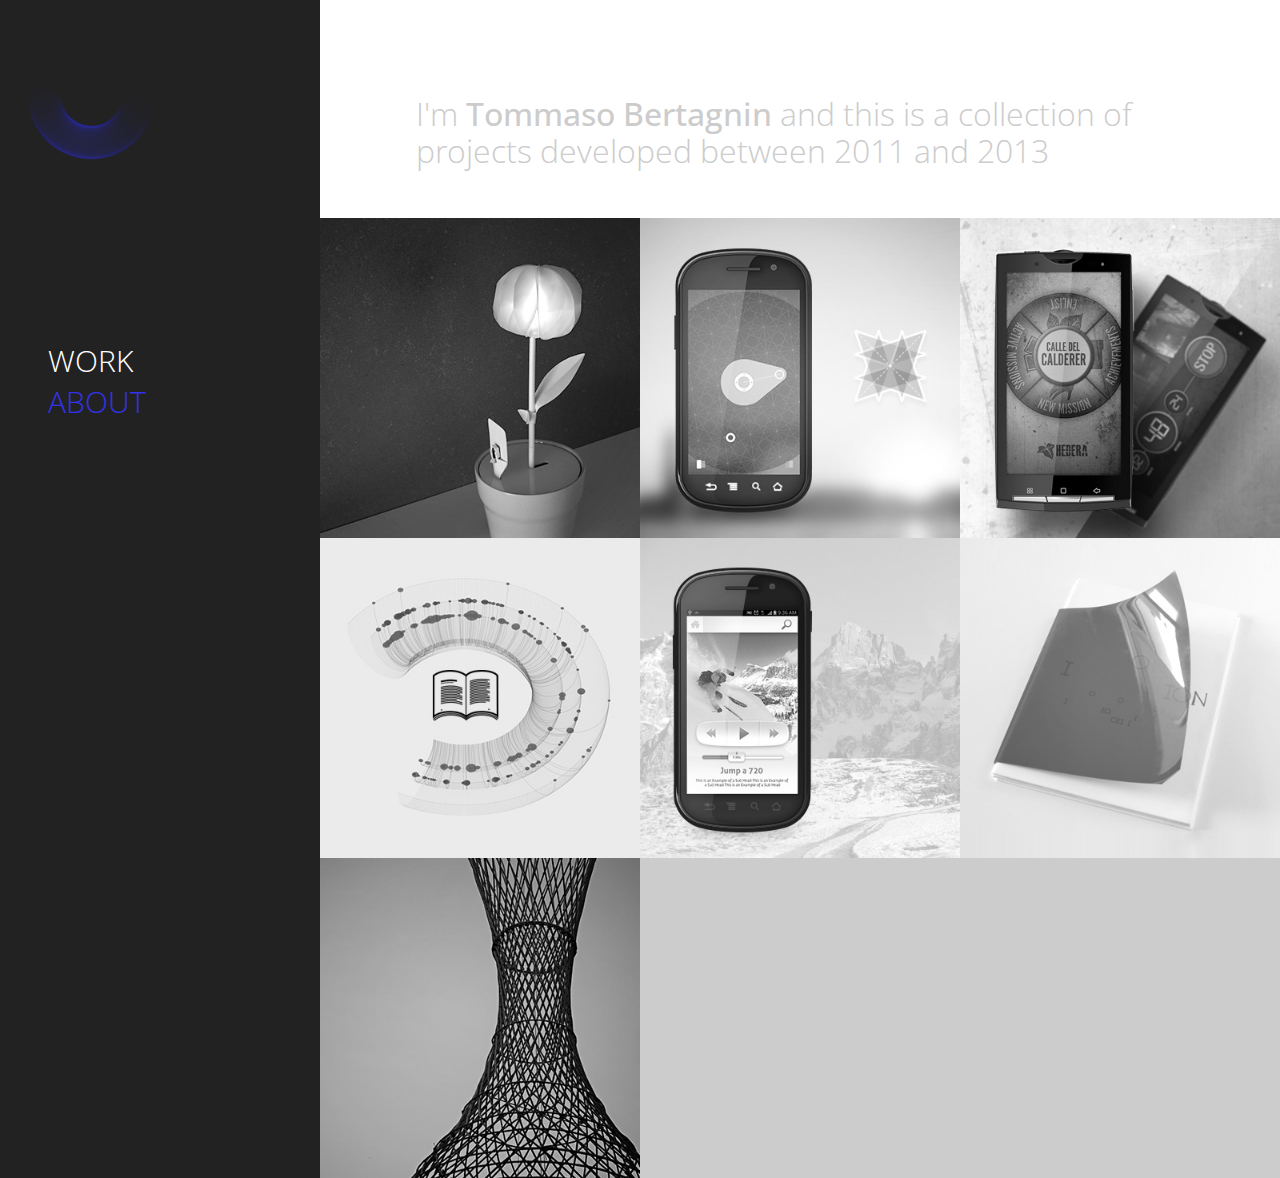
<file: index.html>
<!DOCTYPE html>
<html>
<!-- Hi there :) Please don't look below this line, it's a mess!
My website was hacked (I was too lazy to update the CMS modules)
and I just copied the raw html of it.. I like precision but it's
1:00 AM and this seems fair for now.. ;) -->
<head>
    <meta charset="utf-8">
    <title>Tommaso Bertagnin</title>
    <link rel="shortcut icon" href="favicon.ico">
    <link href="http://fonts.googleapis.com/css?family=Open+Sans:400,300,700" rel="stylesheet" type="text/css">
    <link href="css/reset.css" rel="stylesheet">
    <link href="css/style.css" rel="stylesheet">
    <link href="css/print.css" rel="stylesheet" media="print">
</head>
<body>
    <div id="page">

    <section id="navigation">
        <a href="http://tommasobertagnin.it" ><div id="animated-logo"></div></a>
        <nav role="navigation" id="navigation-links">
            <ul>
                <li id="work" class="active"><a href="index.html" >WORK</a></li>
                <li id="about" ><a href="about.html" >ABOUT</a></li>
            </ul>
        </nav>
        <h3 id="author">Tommaso Bertagnin</h3>
    </section>

    <section id="main" style="display: block;">
        <article id="content">
            <header id="project-header" style="padding-top: 10%; padding-right: 9%; width: 81%; ">
                <h1 style="font-size: 2em; font-weight: 300; line-height: 1.15em; color: #CCC; letter-spacing: 0;">
                I'm <span style="font-weight: 500;">Tommaso Bertagnin</span> and this is a collection of projects developed between 2011 and 2013</h1>
            </header>
        </article>
        <div class="view-content">
            <div class="views-row views-row-1 project-link">
            <a href="dandylight.html"><img src="assets/teaser-images/dandylight-teaser.jpg" alt="Dandylight - tangible interface colour" style="display: block;"></a>  <a href="dandylight.html" style="position: absolute; top: 0px; left: 0px;"><img src="assets/teaser-images/dandylight-teaser-bw.jpg" alt="Dandylight - tangible interface" style="display: block;"></a>  </div>
            <div class="views-row views-row-2 project-link">
            <a href="epiphany.html"><img src="assets/teaser-images/epiphany-teaser.jpg" alt="Epiphany - application design colour" style="display: block;"></a>  <a href="epiphany.html" style="position: absolute; top: 0px; left: 0px;"><img src="assets/teaser-images/epiphany-teaser-bw_0.jpg" alt="Epiphany - application design" style="display: block;"></a>  </div>
            <div class="views-row views-row-3 project-link">
            <a href="hedera.html"><img src="assets/teaser-images/hedera-teaser_0.jpg" alt="Hedera - app design colour" style="display: block;"></a>  <a href="hedera.html" style="position: absolute; top: 0px; left: 0px;"><img src="assets/teaser-images/hedera-teaser-bw_0.jpg" alt="Hedera - app design" style="display: block;"></a>  </div>
            <div class="views-row views-row-4 project-link">
            <a href="shape-stories.html"><img src="assets/teaser-images/ShapeOfStories-teaser.jpg" alt="" style="display: block;"></a>  <a href="shape-stories.html" style="position: absolute; top: 0px; left: 0px; display: block;"><img src="assets/teaser-images/ShapeOfStories-teaser-bw.jpg" alt="" style="display: block;"></a>  </div>
            <div class="views-row views-row-5 project-link">
            <a href="sportify.html"><img src="assets/teaser-images/sportify-teaser.jpg" alt="" style="display: block;"></a>  <a href="sportify.html" style="position: absolute; top: 0px; left: 0px;"><img src="assets/teaser-images/sportify-teaser-bw.jpg" alt="" style="display: block;"></a>  </div>
            <div class="views-row views-row-6 project-link">
            <a href="about-interaction.html"><img src="assets/teaser-images/about-interaction-teaser.jpg" alt="" style="display: block;"></a>  <a href="about-interaction.html" style="position: absolute; top: 0px; left: 0px;"><img src="assets/teaser-images/about-interaction-teaser-bw.jpg" alt="" style="display: block;"></a>  </div>
            <div class="views-row views-row-7 project-link">
            <a href="warka.html"><img src="assets/teaser-images/warka-teaser.jpg" alt="Warka - Venice" style="display: block;"></a>  <a href="warka.html" style="position: absolute; top: 0px; left: 0px;"><img src="assets/teaser-images/warka-teaser-bw.jpg" alt="Warka - Venice bw" style="display: block;"></a>  </div>
        </div>
    </section>

    </div><!-- end of page div -->
    <script src="https://ajax.googleapis.com/ajax/libs/jquery/2.1.4/jquery.min.js"></script>
    <script src="js/bonsai.js"></script>
    <script src="js/animatedlogo.js"></script>
    <script src="js/gallery.js"></script>
    <script src="js/transitions.js"></script>
</body>
</html>
</file>
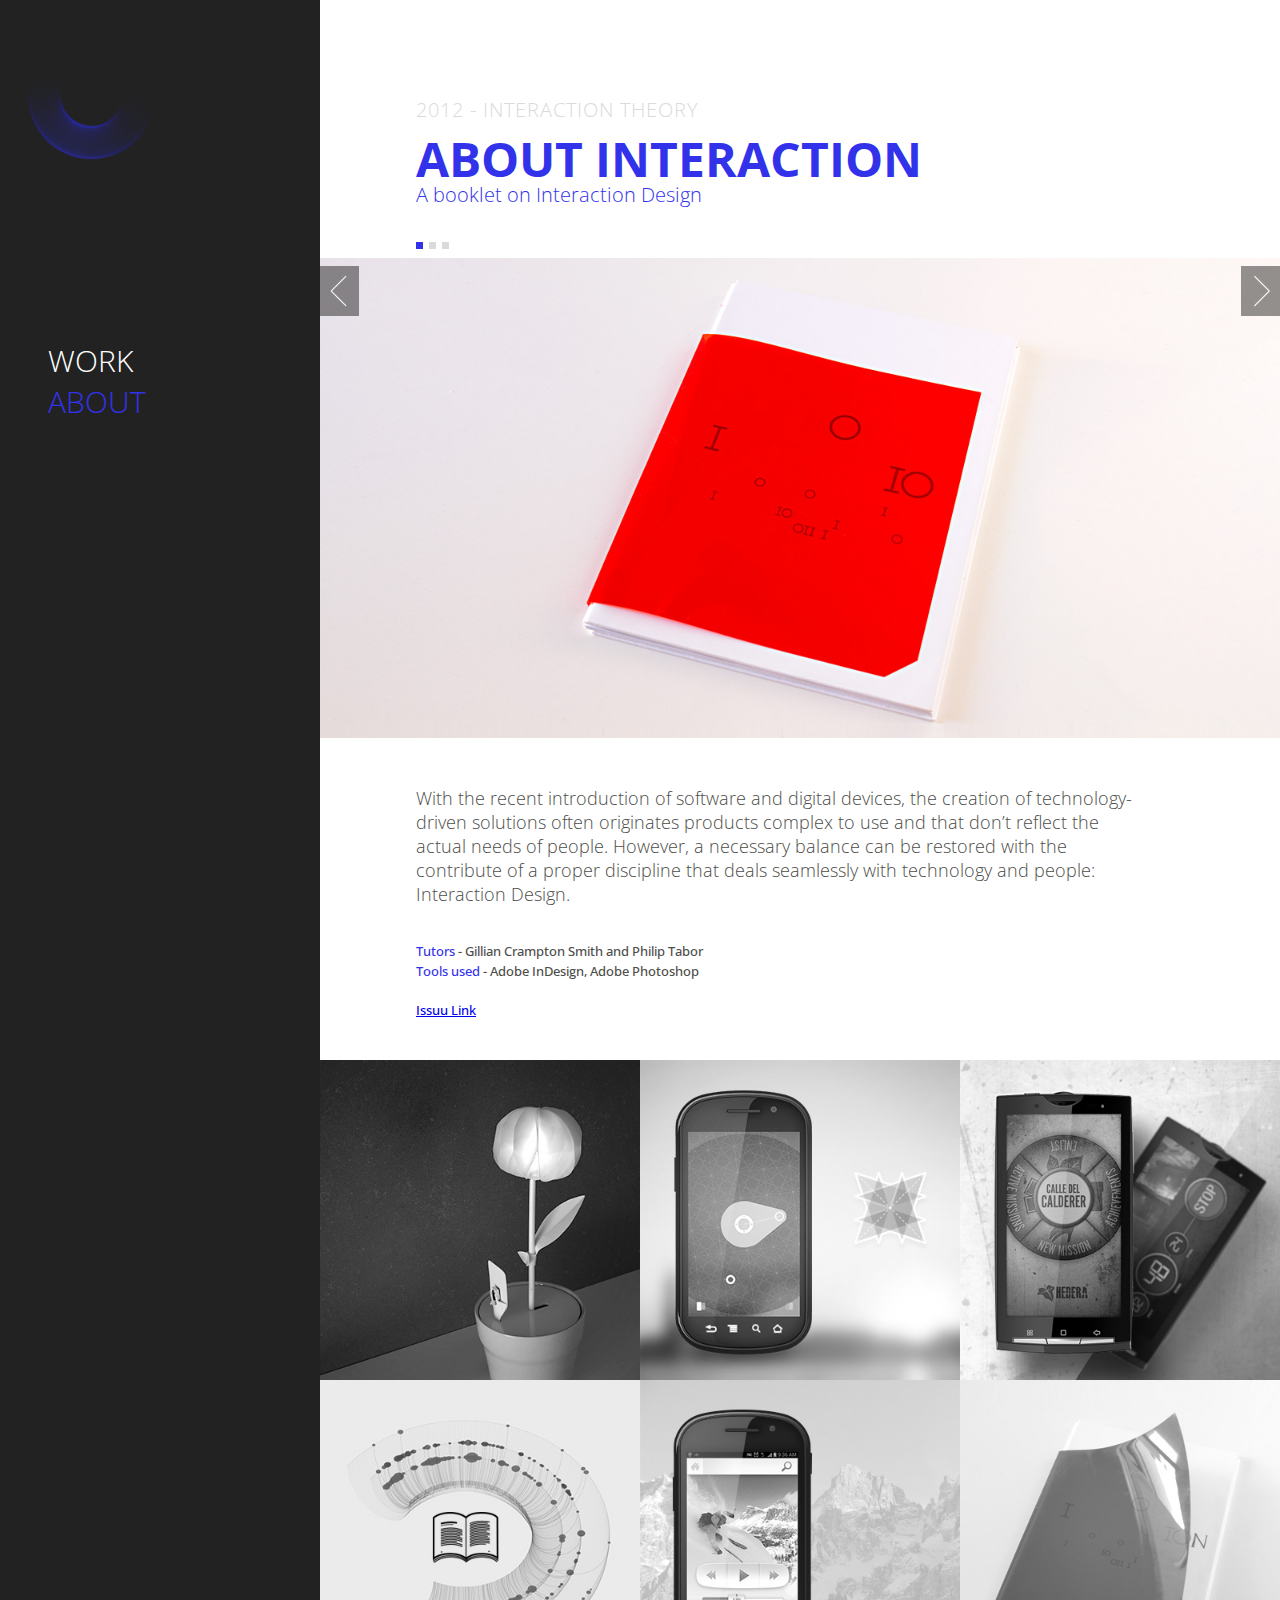
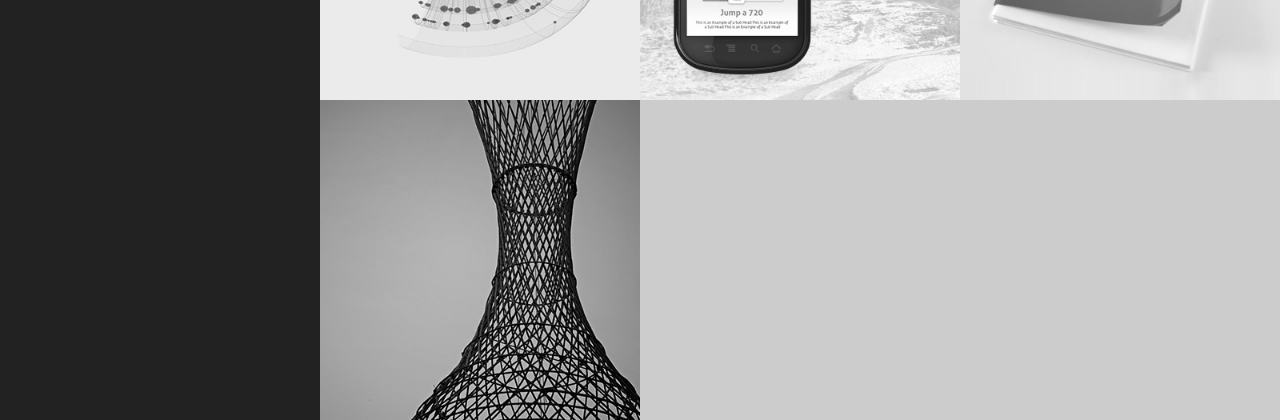
<file: about-interaction.html>
<!DOCTYPE html>
<html>
<!-- Hi there :) Please don't look below this line, it's a mess!
My website was hacked (I was too lazy to update the CMS modules)
and I just copied the raw html of it.. I like precision but it's
1:00 AM and this seems fair for now.. ;) -->
<head>
    <meta charset="utf-8">
    <title>Tommaso Bertagnin</title>
    <link rel="shortcut icon" href="favicon.ico">
    <link href="http://fonts.googleapis.com/css?family=Open+Sans:400,300,700" rel="stylesheet" type="text/css">
    <link href="css/reset.css" rel="stylesheet">
    <link href="css/style.css" rel="stylesheet">
    <link href="css/print.css" rel="stylesheet" media="print">
</head>
<body>
    <div id="page">

    <section id="navigation">
        <a href="http://tommasobertagnin.it" ><div id="animated-logo"></div></a>
        <nav role="navigation" id="navigation-links">
            <ul>
                <li id="work" class="active"><a href="index.html" >WORK</a></li>
                <li id="about" ><a href="about.html" >ABOUT</a></li>
            </ul>
        </nav>
        <h3 id="author">Tommaso Bertagnin</h3>
    </section>

    <section id="main" style="display: block;">
        <article id="content">

            <header id="project-header">
            	<h3>
            		2012 - INTERACTION THEORY</h3>
            	<h1>
            		ABOUT INTERACTION</h1>
            	<h2>
            		A booklet on Interaction Design</h2>
            </header>
            <section id="project-gallery-container">
            	<div id="gallery-indicator-container">
            		&nbsp;</div>
            	<div id="project-gallery">
            		<img alt="a booklet on interaction design" class="gallery-item" src="assets/project-images/about-interaction-00.jpg" /><img alt="a booklet on interaction design - internal cover" class="gallery-item" src="assets/project-images/about-interaction-01.jpg" /><img alt="a booklet on interaction design - internal page" class="gallery-item" src="assets/project-images/about-interaction-03.jpg" /></div>
            	<nav id="project-gallery-ctrl">
            		&nbsp;</nav>
            </section>
            <section id="project-description">
            	<p class="big-paragraph">With the recent introduction of software and digital devices, the creation of technology-driven solutions often originates products complex to use and that don&rsquo;t reflect the actual needs of people. However, a necessary balance can be restored with the contribute of a proper discipline that deals seamlessly with technology and people: Interaction Design.</p>
            	<p class="small-paragraph"><em>Tutors</em> - Gillian Crampton Smith and Philip Tabor<br />
            		<em>Tools used</em> - Adobe InDesign, Adobe Photoshop<br />
            		<br />
            		<a href="http://issuu.com/t.bertagnin/docs/ixd_theory_tommasobertagnin?mode=window" target="_blank">Issuu Link</a></p>
            	<div>
            		&nbsp;</div>
            </section>

        </article>
        <div class="view-content">
            <div class="views-row views-row-1 project-link">
            <a href="dandylight.html"><img src="assets/teaser-images/dandylight-teaser.jpg" alt="Dandylight - tangible interface colour" style="display: block;"></a>  <a href="dandylight.html" style="position: absolute; top: 0px; left: 0px;"><img src="assets/teaser-images/dandylight-teaser-bw.jpg" alt="Dandylight - tangible interface" style="display: block;"></a>  </div>
            <div class="views-row views-row-2 project-link">
            <a href="epiphany.html"><img src="assets/teaser-images/epiphany-teaser.jpg" alt="Epiphany - application design colour" style="display: block;"></a>  <a href="epiphany.html" style="position: absolute; top: 0px; left: 0px;"><img src="assets/teaser-images/epiphany-teaser-bw_0.jpg" alt="Epiphany - application design" style="display: block;"></a>  </div>
            <div class="views-row views-row-3 project-link">
            <a href="hedera.html"><img src="assets/teaser-images/hedera-teaser_0.jpg" alt="Hedera - app design colour" style="display: block;"></a>  <a href="hedera.html" style="position: absolute; top: 0px; left: 0px;"><img src="assets/teaser-images/hedera-teaser-bw_0.jpg" alt="Hedera - app design" style="display: block;"></a>  </div>
            <div class="views-row views-row-4 project-link">
            <a href="shape-stories.html"><img src="assets/teaser-images/ShapeOfStories-teaser.jpg" alt="" style="display: block;"></a>  <a href="shape-stories.html" style="position: absolute; top: 0px; left: 0px; display: block;"><img src="assets/teaser-images/ShapeOfStories-teaser-bw.jpg" alt="" style="display: block;"></a>  </div>
            <div class="views-row views-row-5 project-link">
            <a href="sportify.html"><img src="assets/teaser-images/sportify-teaser.jpg" alt="" style="display: block;"></a>  <a href="sportify.html" style="position: absolute; top: 0px; left: 0px;"><img src="assets/teaser-images/sportify-teaser-bw.jpg" alt="" style="display: block;"></a>  </div>
            <div class="views-row views-row-6 project-link">
            <a href="about-interaction.html"><img src="assets/teaser-images/about-interaction-teaser.jpg" alt="" style="display: block;"></a>  <a href="about-interaction.html" style="position: absolute; top: 0px; left: 0px;"><img src="assets/teaser-images/about-interaction-teaser-bw.jpg" alt="" style="display: block;"></a>  </div>
            <div class="views-row views-row-7 project-link">
            <a href="warka.html"><img src="assets/teaser-images/warka-teaser.jpg" alt="Warka - Venice" style="display: block;"></a>  <a href="warka.html" style="position: absolute; top: 0px; left: 0px;"><img src="assets/teaser-images/warka-teaser-bw.jpg" alt="Warka - Venice bw" style="display: block;"></a>  </div>
        </div>
    </section>

    </div><!-- end of page div -->
    <script src="https://ajax.googleapis.com/ajax/libs/jquery/2.1.4/jquery.min.js"></script>
    <script src="js/bonsai.js"></script>
    <script src="js/animatedlogo.js"></script>
    <script src="js/gallery.js"></script>
    <script src="js/transitions.js"></script>
</body>
</html>
</file>
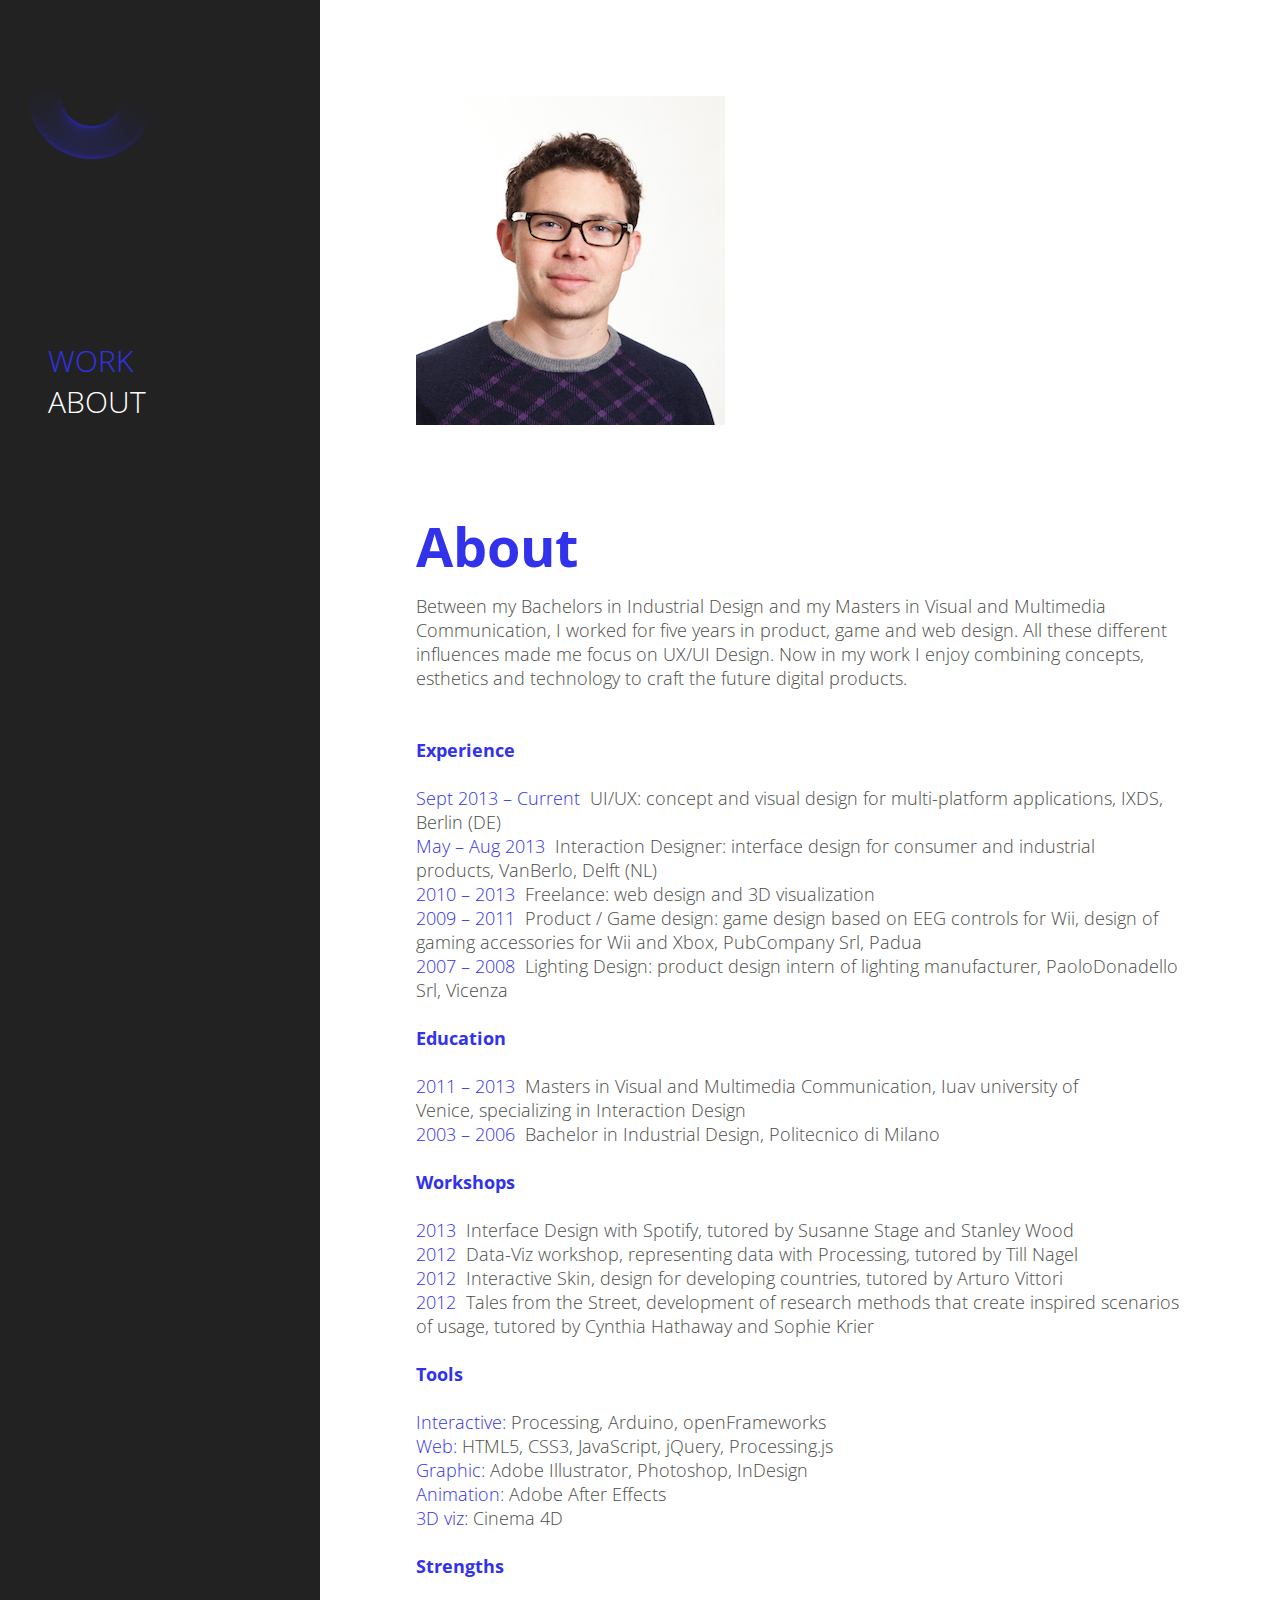
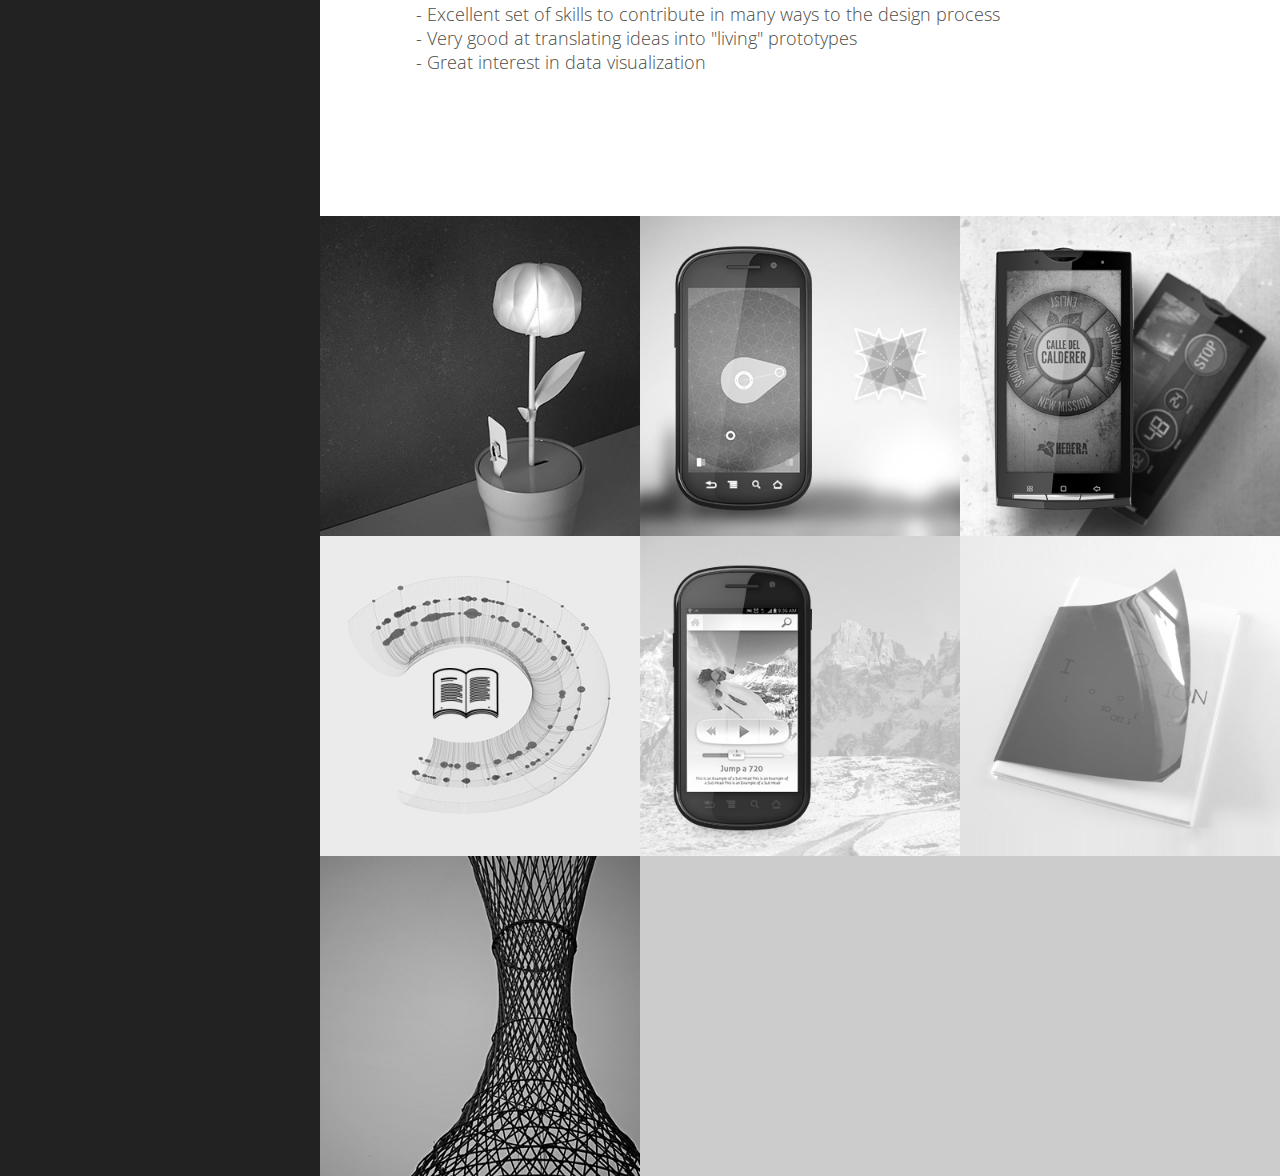
<file: about.html>
<!DOCTYPE html>
<html>
<!-- Hi there :) Please don't look below this line, it's a mess!
My website was hacked (I was too lazy to update the CMS modules)
and I just copied the raw html of it.. I like precision but it's
1:00 AM and this seems fair for now.. ;) -->
<head>
    <meta charset="utf-8">
    <title>Tommaso Bertagnin</title>
    <link rel="shortcut icon" href="favicon.ico">
    <link href="http://fonts.googleapis.com/css?family=Open+Sans:400,300,700" rel="stylesheet" type="text/css">
    <link href="css/reset.css" rel="stylesheet">
    <link href="css/style.css" rel="stylesheet">
    <link href="css/print.css" rel="stylesheet" media="print">
</head>
<body>
    <div id="page">

    <section id="navigation">
        <a href="http://tommasobertagnin.it" ><div id="animated-logo"></div></a>
        <nav role="navigation" id="navigation-links">
            <ul>
                <li id="work"><a href="index.html" >WORK</a></li>
                <li id="about" class="active"><a href="about.html" >ABOUT</a></li>
            </ul>
        </nav>
        <h3 id="author">Tommaso Bertagnin</h3>
    </section>

    <section id="main" style="display: block;">
        <article id="content">

            <div class="big-paragraph" style="margin: 0; width: 80%; padding: 10%;">
            	<img alt="" src="assets/me.png" style="width: 309px; height: 329px;" /><br />
            	<br />
            	<h1>
            		&nbsp;</h1>
            	<h1>
            		About</h1>
            	<p class="p2">&nbsp;</p>
            	<p class="p2">Between my Bachelors in Industrial Design and my Masters in Visual and Multimedia Communication, I worked for five years in product, game and web design. All these different influences made me focus on UX/UI Design.&nbsp;Now in my work I enjoy combining concepts, esthetics and technology to craft the future digital products.</p>
            	<p>&nbsp;</p>
            	<p>&nbsp;</p>
            	<h4>
            		Experience</h4>
            	<p>&nbsp;</p>
            	<ul>
            		<li>
            			<em>Sept 2013 &ndash;&nbsp;Current</em> &nbsp;UI/UX: concept and visual design for multi-platform applications,&nbsp;IXDS, Berlin (DE)</li>
            		<li>
            			<em>May &ndash; Aug 2013</em> &nbsp;Interaction Designer: interface design for consumer and industrial products,&nbsp;VanBerlo, Delft (NL)&nbsp;</li>
            		<li>
            			<em>2010 &ndash; 2013</em> &nbsp;Freelance: web design and 3D visualization</li>
            		<li>
            			<em>2009 &ndash; 2011</em> &nbsp;Product / Game design: game design based on EEG controls for Wii, design of gaming accessories for Wii and Xbox, PubCompany Srl, Padua</li>
            		<li>
            			<em>2007 &ndash; 2008</em> &nbsp;Lighting Design: product design intern of lighting manufacturer, PaoloDonadello Srl, Vicenza</li>
            	</ul>
            	<p>&nbsp;</p>
            	<h4>
            		Education</h4>
            	<p>&nbsp;</p>
            	<ul>
            		<li>
            			<em>2011 &ndash; 2013</em> &nbsp;Masters in Visual and Multimedia Communication, ​​Iuav university of Venice,&nbsp;specializing in Interaction Design</li>
            		<li>
            			<em>2003 &ndash; 2006</em> &nbsp;Bachelor in Industrial Design, Politecnico di Milano</li>
            	</ul>
            	<p>&nbsp;</p>
            	<h4>
            		Workshops</h4>
            	<p>&nbsp;</p>
            	<ul>
            		<li>
            			<em>2013</em> &nbsp;Interface Design with Spotify, tutored by Susanne Stage and Stanley Wood</li>
            		<li>
            			<em>2012</em> &nbsp;Data-Viz workshop, representing data with Processing, tutored by Till Nagel</li>
            		<li>
            			<em>2012</em> &nbsp;Interactive Skin, design for developing countries, tutored by Arturo Vittori</li>
            		<li>
            			<em>2012</em> &nbsp;Tales from the Street, development of research methods that create inspired scenarios of usage,&nbsp;tutored by Cynthia Hathaway and Sophie Krier</li>
            	</ul>
            	<p>&nbsp;</p>
            	<h4>
            		Tools</h4>
            	<p>&nbsp;</p>
            	<ul>
            		<li>
            			<em>Interactive: </em>Processing, Arduino, openFrameworks</li>
            		<li>
            			<em>Web:</em> HTML5, CSS3, JavaScript, jQuery, Processing.js</li>
            		<li>
            			<em>Graphic:&nbsp;</em>Adobe Illustrator, Photoshop, InDesign</li>
            		<li>
            			<em>Animation: </em>Adobe After Effects</li>
            		<li>
            			<em>3D viz:</em> Cinema 4D</li>
            	</ul>
            	<p>&nbsp;</p>
            	<h4>
            		Strengths</h4>
            	<p>&nbsp;</p>
            	<ul>
            		<li>
            			- Excellent set of skills to contribute in many ways to the design process</li>
            		<li>
            			- Very good at translating ideas into &quot;living&quot; prototypes</li>
            		<li>
            			- Great interest in data visualization</li>
            	</ul>
            	<p>&nbsp;</p>
            </div>
            <p>&nbsp;</p>


        </article>
        <div class="view-content">
            <div class="views-row views-row-1 project-link">
            <a href="dandylight.html"><img src="assets/teaser-images/dandylight-teaser.jpg" alt="Dandylight - tangible interface colour" style="display: block;"></a>  <a href="dandylight.html" style="position: absolute; top: 0px; left: 0px;"><img src="assets/teaser-images/dandylight-teaser-bw.jpg" alt="Dandylight - tangible interface" style="display: block;"></a>  </div>
            <div class="views-row views-row-2 project-link">
            <a href="epiphany.html"><img src="assets/teaser-images/epiphany-teaser.jpg" alt="Epiphany - application design colour" style="display: block;"></a>  <a href="epiphany.html" style="position: absolute; top: 0px; left: 0px;"><img src="assets/teaser-images/epiphany-teaser-bw_0.jpg" alt="Epiphany - application design" style="display: block;"></a>  </div>
            <div class="views-row views-row-3 project-link">
            <a href="hedera.html"><img src="assets/teaser-images/hedera-teaser_0.jpg" alt="Hedera - app design colour" style="display: block;"></a>  <a href="hedera.html" style="position: absolute; top: 0px; left: 0px;"><img src="assets/teaser-images/hedera-teaser-bw_0.jpg" alt="Hedera - app design" style="display: block;"></a>  </div>
            <div class="views-row views-row-4 project-link">
            <a href="shape-stories.html"><img src="assets/teaser-images/ShapeOfStories-teaser.jpg" alt="" style="display: block;"></a>  <a href="shape-stories.html" style="position: absolute; top: 0px; left: 0px; display: block;"><img src="assets/teaser-images/ShapeOfStories-teaser-bw.jpg" alt="" style="display: block;"></a>  </div>
            <div class="views-row views-row-5 project-link">
            <a href="sportify.html"><img src="assets/teaser-images/sportify-teaser.jpg" alt="" style="display: block;"></a>  <a href="sportify.html" style="position: absolute; top: 0px; left: 0px;"><img src="assets/teaser-images/sportify-teaser-bw.jpg" alt="" style="display: block;"></a>  </div>
            <div class="views-row views-row-6 project-link">
            <a href="about-interaction.html"><img src="assets/teaser-images/about-interaction-teaser.jpg" alt="" style="display: block;"></a>  <a href="about-interaction.html" style="position: absolute; top: 0px; left: 0px;"><img src="assets/teaser-images/about-interaction-teaser-bw.jpg" alt="" style="display: block;"></a>  </div>
            <div class="views-row views-row-7 project-link">
            <a href="warka.html"><img src="assets/teaser-images/warka-teaser.jpg" alt="Warka - Venice" style="display: block;"></a>  <a href="warka.html" style="position: absolute; top: 0px; left: 0px;"><img src="assets/teaser-images/warka-teaser-bw.jpg" alt="Warka - Venice bw" style="display: block;"></a>  </div>
        </div>
    </section>

    </div><!-- end of page div -->
    <script src="https://ajax.googleapis.com/ajax/libs/jquery/2.1.4/jquery.min.js"></script>
    <script src="js/bonsai.js"></script>
    <script src="js/animatedlogo.js"></script>
    <script src="js/gallery.js"></script>
    <script src="js/transitions.js"></script>
</body>
</html>
</file>
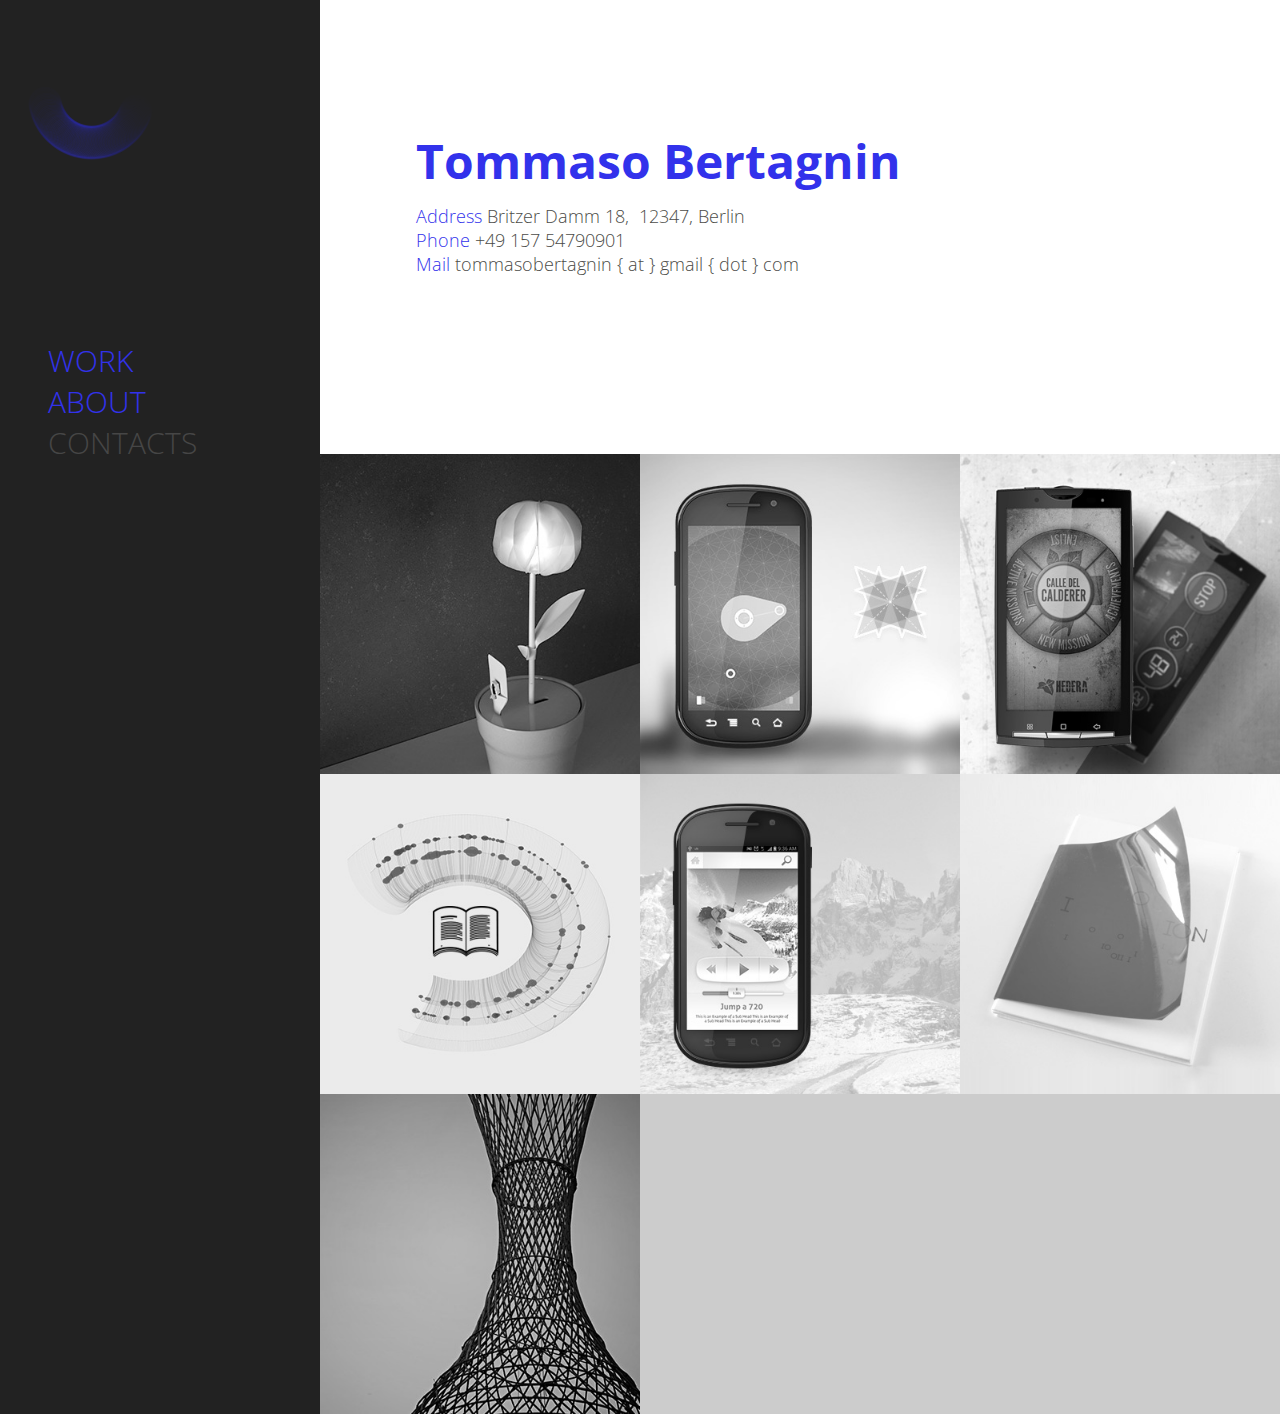
<file: contacts.html>
<!DOCTYPE html>
<html>
<!-- Hi there :) Please don't look below this line, it's a mess!
My website was hacked (I was too lazy to update the CMS modules)
and I just copied the raw html of it.. I like precision but it's
1:00 AM and this seems fair for now.. ;) -->
<head>
    <meta charset="utf-8">
    <title>Tommaso Bertagnin</title>
    <link rel="shortcut icon" href="favicon.ico">
    <link href="http://fonts.googleapis.com/css?family=Open+Sans:400,300,700" rel="stylesheet" type="text/css">
    <link href="css/reset.css" rel="stylesheet">
    <link href="css/style.css" rel="stylesheet">
    <link href="css/print.css" rel="stylesheet" media="print">
</head>
<body>
    <div id="page">

    <section id="navigation">
        <a href="http://tommasobertagnin.it" ><div id="animated-logo"></div></a>
        <nav role="navigation" id="navigation-links">
            <ul>
                <li id="work" ><a href="index.html" >WORK</a></li>
                <li id="about" ><a href="about.html" >ABOUT</a></li>
                <li id="contacts" ><a href="contacts.html" >CONTACTS</a></li>
            </ul>
        </nav>
        <h3 id="author">Tommaso Bertagnin</h3>
    </section>

    <section id="main" style="display: block;">
        <article id="content">

            <div style="padding: 10%; width: 100%">
            	<h1>
            		&nbsp;</h1>
            	<h1>
            		Tommaso Bertagnin</h1>
            	<p>&nbsp;</p>
            	<p class="big-paragraph"><em>Address</em> Britzer Damm&nbsp;18, &nbsp;12347, Berlin<br />
            		<em>Phone</em> +49 157 54790901<br />
            		<em>Mail</em> tommasobertagnin { at } gmail { dot } com</p>
            	<p class="big-paragraph">&nbsp;</p>
            	<p class="big-paragraph">&nbsp;</p>
            </div>
            <p>&nbsp;</p>

        </article>
        <div class="view-content">
            <div class="views-row views-row-1 project-link">
            <a href="dandylight.html"><img src="assets/teaser-images/dandylight-teaser.jpg" alt="Dandylight - tangible interface colour" style="display: block;"></a>  <a href="dandylight.html" style="position: absolute; top: 0px; left: 0px;"><img src="assets/teaser-images/dandylight-teaser-bw.jpg" alt="Dandylight - tangible interface" style="display: block;"></a>  </div>
            <div class="views-row views-row-2 project-link">
            <a href="epiphany.html"><img src="assets/teaser-images/epiphany-teaser.jpg" alt="Epiphany - application design colour" style="display: block;"></a>  <a href="epiphany.html" style="position: absolute; top: 0px; left: 0px;"><img src="assets/teaser-images/epiphany-teaser-bw_0.jpg" alt="Epiphany - application design" style="display: block;"></a>  </div>
            <div class="views-row views-row-3 project-link">
            <a href="hedera.html"><img src="assets/teaser-images/hedera-teaser_0.jpg" alt="Hedera - app design colour" style="display: block;"></a>  <a href="hedera.html" style="position: absolute; top: 0px; left: 0px;"><img src="assets/teaser-images/hedera-teaser-bw_0.jpg" alt="Hedera - app design" style="display: block;"></a>  </div>
            <div class="views-row views-row-4 project-link">
            <a href="shape-stories.html"><img src="assets/teaser-images/ShapeOfStories-teaser.jpg" alt="" style="display: block;"></a>  <a href="shape-stories.html" style="position: absolute; top: 0px; left: 0px; display: block;"><img src="assets/teaser-images/ShapeOfStories-teaser-bw.jpg" alt="" style="display: block;"></a>  </div>
            <div class="views-row views-row-5 project-link">
            <a href="sportify.html"><img src="assets/teaser-images/sportify-teaser.jpg" alt="" style="display: block;"></a>  <a href="sportify.html" style="position: absolute; top: 0px; left: 0px;"><img src="assets/teaser-images/sportify-teaser-bw.jpg" alt="" style="display: block;"></a>  </div>
            <div class="views-row views-row-6 project-link">
            <a href="about-interaction.html"><img src="assets/teaser-images/about-interaction-teaser.jpg" alt="" style="display: block;"></a>  <a href="about-interaction.html" style="position: absolute; top: 0px; left: 0px;"><img src="assets/teaser-images/about-interaction-teaser-bw.jpg" alt="" style="display: block;"></a>  </div>
            <div class="views-row views-row-7 project-link">
            <a href="warka.html"><img src="assets/teaser-images/warka-teaser.jpg" alt="Warka - Venice" style="display: block;"></a>  <a href="warka.html" style="position: absolute; top: 0px; left: 0px;"><img src="assets/teaser-images/warka-teaser-bw.jpg" alt="Warka - Venice bw" style="display: block;"></a>  </div>
        </div>
    </section>

    </div><!-- end of page div -->
    <script src="https://ajax.googleapis.com/ajax/libs/jquery/2.1.4/jquery.min.js"></script>
    <script src="js/bonsai.js"></script>
    <script src="js/animatedlogo.js"></script>
    <script src="js/gallery.js"></script>
    <script src="js/transitions.js"></script>
</body>
</html>
</file>
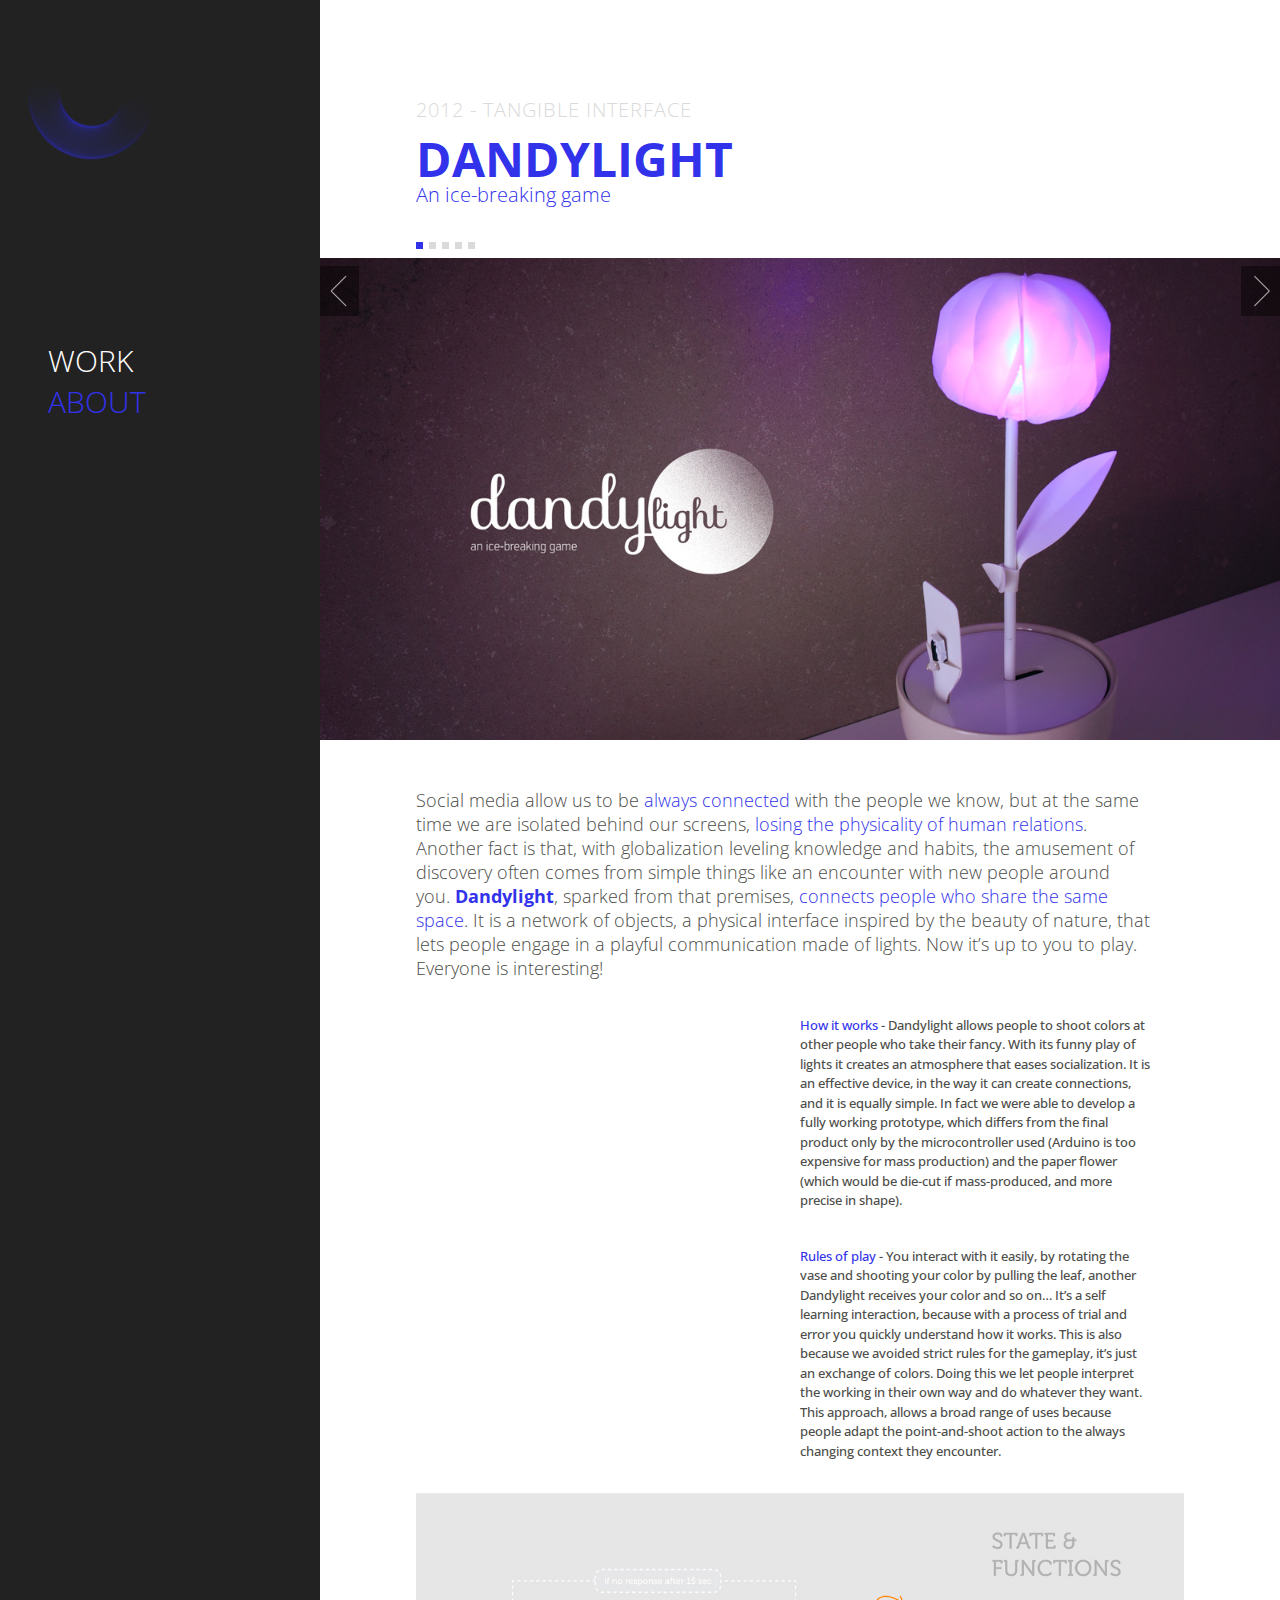
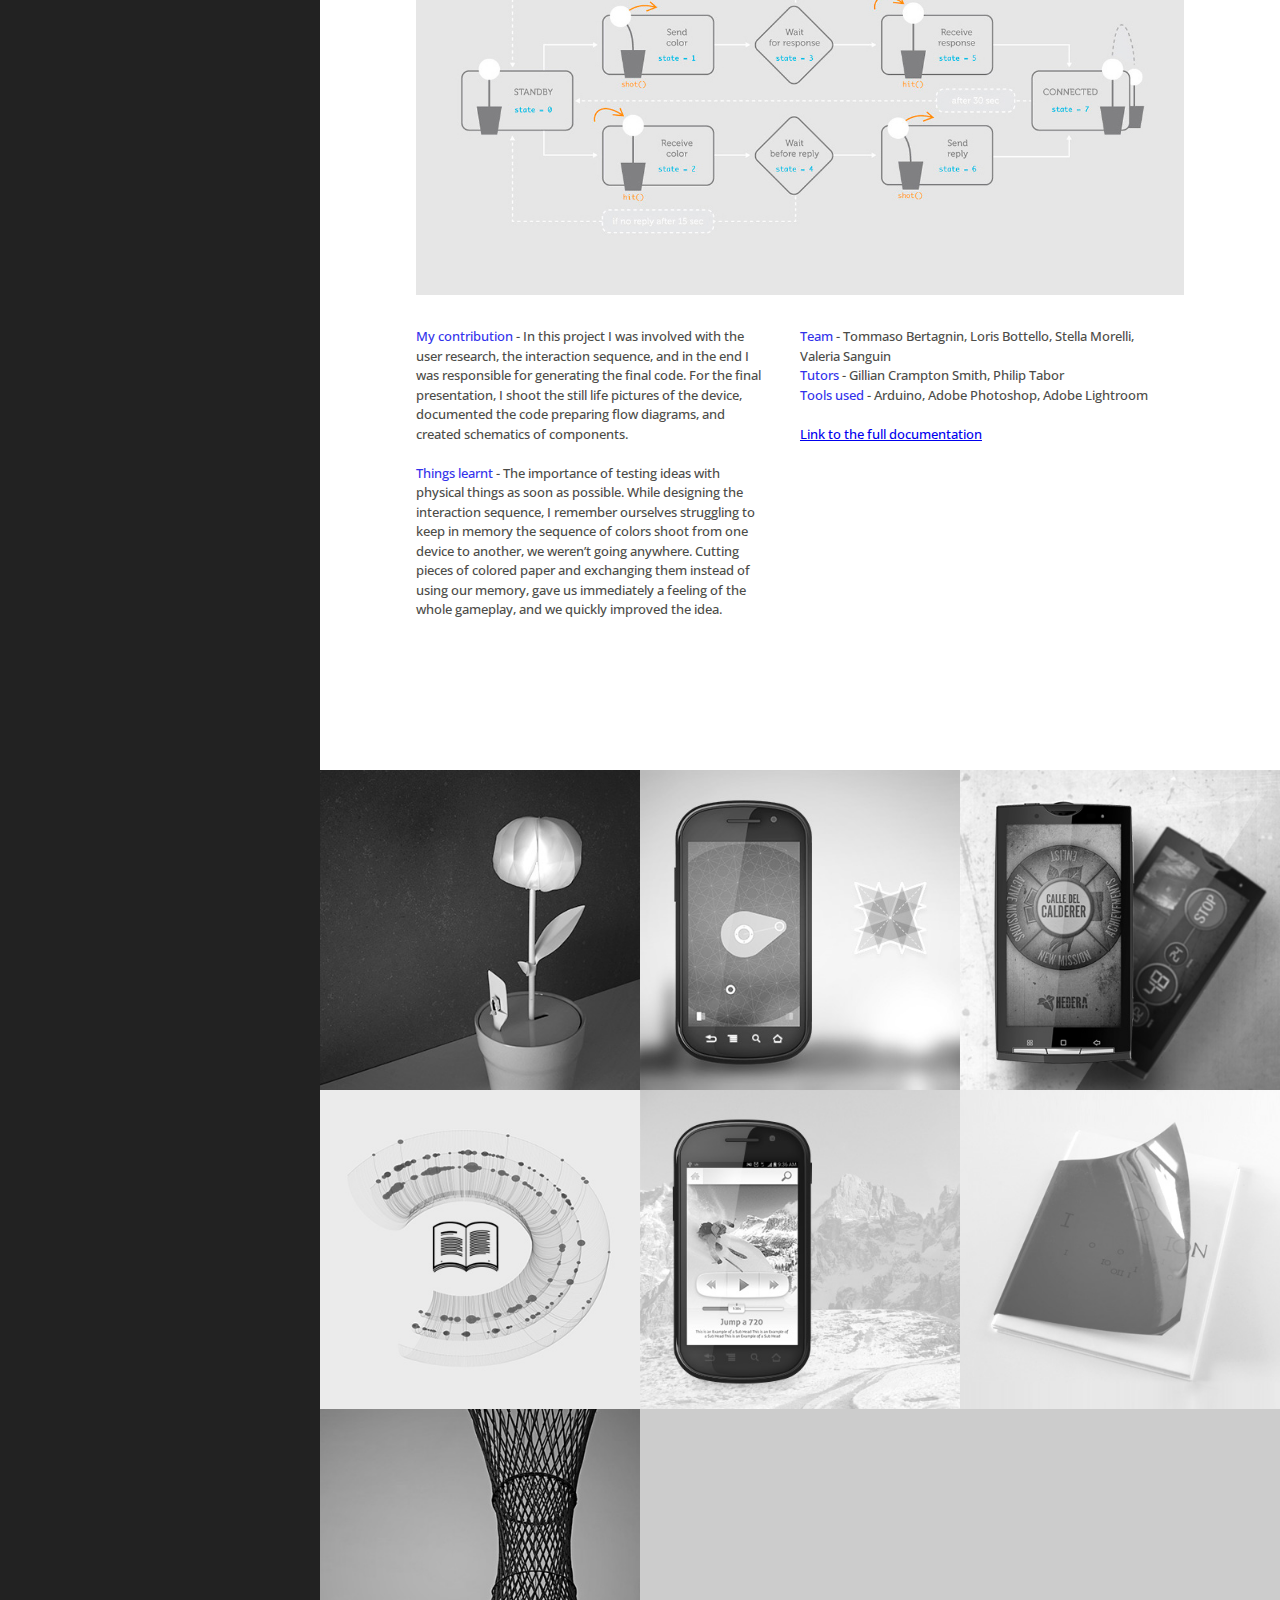
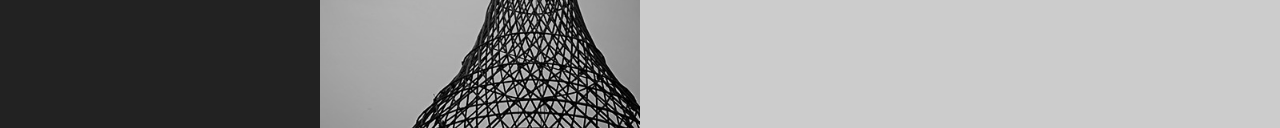
<file: dandylight.html>
<!DOCTYPE html>
<html>
<!-- Hi there :) Please don't look below this line, it's a mess!
My website was hacked (I was too lazy to update the CMS modules)
and I just copied the raw html of it.. I like precision but it's
1:00 AM and this seems fair for now.. ;) -->
<head>
    <meta charset="utf-8">
    <title>Tommaso Bertagnin</title>
    <link rel="shortcut icon" href="favicon.ico">
    <link href="http://fonts.googleapis.com/css?family=Open+Sans:400,300,700" rel="stylesheet" type="text/css">
    <link href="css/reset.css" rel="stylesheet">
    <link href="css/style.css" rel="stylesheet">
    <link href="css/print.css" rel="stylesheet" media="print">
</head>
<body>
    <div id="page">

    <section id="navigation">
        <a href="http://tommasobertagnin.it" ><div id="animated-logo"></div></a>
        <nav role="navigation" id="navigation-links">
            <ul>
                <li id="work" class="active"><a href="index.html" >WORK</a></li>
                <li id="about" ><a href="about.html" >ABOUT</a></li>
            </ul>
        </nav>
        <h3 id="author">Tommaso Bertagnin</h3>
    </section>

    <section id="main" style="display: block;">

        <!-- content -->
        <article id="content">
            <header id="project-header">
            	<h3>2012 - TANGIBLE INTERFACE</h3>
            	<h1>DANDYLIGHT</h1>
            	<h2>An ice-breaking game</h2>
            </header>
            <section id="project-gallery-container">
            	<div id="gallery-indicator-container">
            		&nbsp;</div>
            	<div id="project-gallery">
            		<img alt="" class="gallery-item" src="assets/project-images/dandy-01.jpg" /><img alt="Dandylight interaction sequence 1" class="gallery-item" src="assets/project-images/dandy-02.jpg" /><img alt="Dandylight interaction sequence 2" class="gallery-item" src="assets/project-images/dandy-03.jpg" /><img alt="Dandylight interaction sequence 3" class="gallery-item" src="assets/project-images/dandy-04.jpg" /><img alt="" class="gallery-item" src="assets/project-images/dandy-05.jpg" /></div>
            	<nav id="project-gallery-ctrl">
            		&nbsp;</nav>
            </section>
            <section id="project-description">
            	<p class="big-paragraph">Social media allow us to be <em>always connected</em> with the people we know, but at the same time we are isolated behind our screens,<em> losing the physicality of human relations</em>. Another fact is that, with globalization leveling knowledge and habits, the amusement of discovery often comes from simple things like an encounter with new people around you.&nbsp;<strong><em>Dandylight</em></strong>, sparked from that premises, <em>connects people who share the same space</em>. It is a network of objects, a physical interface inspired by the beauty of nature, that lets people engage in a playful communication made of lights. Now it&rsquo;s up to you to play. Everyone is interesting!</p>
            	<div class="video-wrapper">
            		<iframe allowfullscreen="" frameborder="0" mozallowfullscreen="" src="http://player.vimeo.com/video/41711489?title=0&amp;byline=0&amp;portrait=0&amp;color=ff9933" webkitallowfullscreen=""></iframe></div>
            	<p class="small-paragraph"><em>How it works</em>&nbsp;-&nbsp;Dandylight allows people to shoot colors at other people who take their fancy. With its funny play of lights it creates an atmosphere that eases socialization. It is an effective device, in the way it can create connections, and it is equally simple. In fact we were able to develop a fully working prototype, which differs from the final product only by the microcontroller used (Arduino is too expensive for mass production) and the paper flower (which would be die-cut if mass-produced, and more precise in shape).</p>
            	<div class="video-wrapper clear">
            		<iframe allowfullscreen="" frameborder="0" mozallowfullscreen="" src="http://player.vimeo.com/video/41797217?title=0&amp;byline=0&amp;portrait=0&amp;color=ff9933" webkitallowfullscreen=""></iframe></div>
            	<p class="small-paragraph"><em>Rules of play</em>&nbsp;- You interact with it easily, by rotating the vase and shooting your color by pulling the leaf, another Dandylight receives your color and so on&hellip; It&rsquo;s a self learning interaction, because with a process of trial and error you quickly understand how it works. This is also because we avoided strict rules for the gameplay, it&rsquo;s just an exchange of colors. Doing this we let people interpret the working in their own way and do whatever they want. This approach, allows a broad range of uses because people adapt the point-and-shoot action to the always changing context they encounter.</p>
            	<img alt="" class="big-image" src="assets/project-images/dandy-06.jpg" />
            	<p class="small-paragraph"><em>My contribution</em>&nbsp;- In this project I was involved with the user research, the interaction sequence, and in the end I was responsible for generating the final code. For the final presentation, I shoot the still life pictures of the device, documented the code preparing flow diagrams, and created schematics of components.<br />
            		<br />
            		<em>Things learnt</em>&nbsp;- The importance of testing ideas with physical things as soon as possible. While designing the interaction sequence, I remember ourselves struggling to keep in memory the sequence of colors shoot from one device to another, we weren&rsquo;t going anywhere. Cutting pieces of colored paper and exchanging them instead of using our memory, gave us immediately a feeling of the whole gameplay, and we quickly improved the idea.</p>
            	<p class="small-paragraph"><em>Team</em> - Tommaso Bertagnin, Loris Bottello, Stella Morelli, Valeria Sanguin<br />
            		<em>Tutors</em> - Gillian Crampton Smith, Philip Tabor<br />
            		<em>Tools used</em> - Arduino, Adobe Photoshop, Adobe Lightroom<br />
            		<br />
            		<a href="http://www.interaction-venice.net/iuav11-12lab2/projects/dandylight/" target="_blank">Link to the full documentation</a></p>
            	<div class="clear">
            		&nbsp;</div>
            </section>
        </article>

        <!-- project links -->
        <div class="view-content">
            <div class="views-row views-row-1 project-link">
            <a href="dandylight.html"><img src="assets/teaser-images/dandylight-teaser.jpg" alt="Dandylight - tangible interface colour" style="display: block;"></a>  <a href="dandylight.html" style="position: absolute; top: 0px; left: 0px;"><img src="assets/teaser-images/dandylight-teaser-bw.jpg" alt="Dandylight - tangible interface" style="display: block;"></a>  </div>
            <div class="views-row views-row-2 project-link">
            <a href="epiphany.html"><img src="assets/teaser-images/epiphany-teaser.jpg" alt="Epiphany - application design colour" style="display: block;"></a>  <a href="epiphany.html" style="position: absolute; top: 0px; left: 0px;"><img src="assets/teaser-images/epiphany-teaser-bw_0.jpg" alt="Epiphany - application design" style="display: block;"></a>  </div>
            <div class="views-row views-row-3 project-link">
            <a href="hedera.html"><img src="assets/teaser-images/hedera-teaser_0.jpg" alt="Hedera - app design colour" style="display: block;"></a>  <a href="hedera.html" style="position: absolute; top: 0px; left: 0px;"><img src="assets/teaser-images/hedera-teaser-bw_0.jpg" alt="Hedera - app design" style="display: block;"></a>  </div>
            <div class="views-row views-row-4 project-link">
            <a href="shape-stories.html"><img src="assets/teaser-images/ShapeOfStories-teaser.jpg" alt="" style="display: block;"></a>  <a href="shape-stories.html" style="position: absolute; top: 0px; left: 0px; display: block;"><img src="assets/teaser-images/ShapeOfStories-teaser-bw.jpg" alt="" style="display: block;"></a>  </div>
            <div class="views-row views-row-5 project-link">
            <a href="sportify.html"><img src="assets/teaser-images/sportify-teaser.jpg" alt="" style="display: block;"></a>  <a href="sportify.html" style="position: absolute; top: 0px; left: 0px;"><img src="assets/teaser-images/sportify-teaser-bw.jpg" alt="" style="display: block;"></a>  </div>
            <div class="views-row views-row-6 project-link">
            <a href="about-interaction.html"><img src="assets/teaser-images/about-interaction-teaser.jpg" alt="" style="display: block;"></a>  <a href="about-interaction.html" style="position: absolute; top: 0px; left: 0px;"><img src="assets/teaser-images/about-interaction-teaser-bw.jpg" alt="" style="display: block;"></a>  </div>
            <div class="views-row views-row-7 project-link">
            <a href="warka.html"><img src="assets/teaser-images/warka-teaser.jpg" alt="Warka - Venice" style="display: block;"></a>  <a href="warka.html" style="position: absolute; top: 0px; left: 0px;"><img src="assets/teaser-images/warka-teaser-bw.jpg" alt="Warka - Venice bw" style="display: block;"></a>  </div>
        </div>

    </section>
    </div><!-- end of page div -->
    <script src="https://ajax.googleapis.com/ajax/libs/jquery/2.1.4/jquery.min.js"></script>
    <script src="js/bonsai.js"></script>
    <script src="js/animatedlogo.js"></script>
    <script src="js/gallery.js"></script>
    <script src="js/transitions.js"></script>
</body>
</html>
</file>
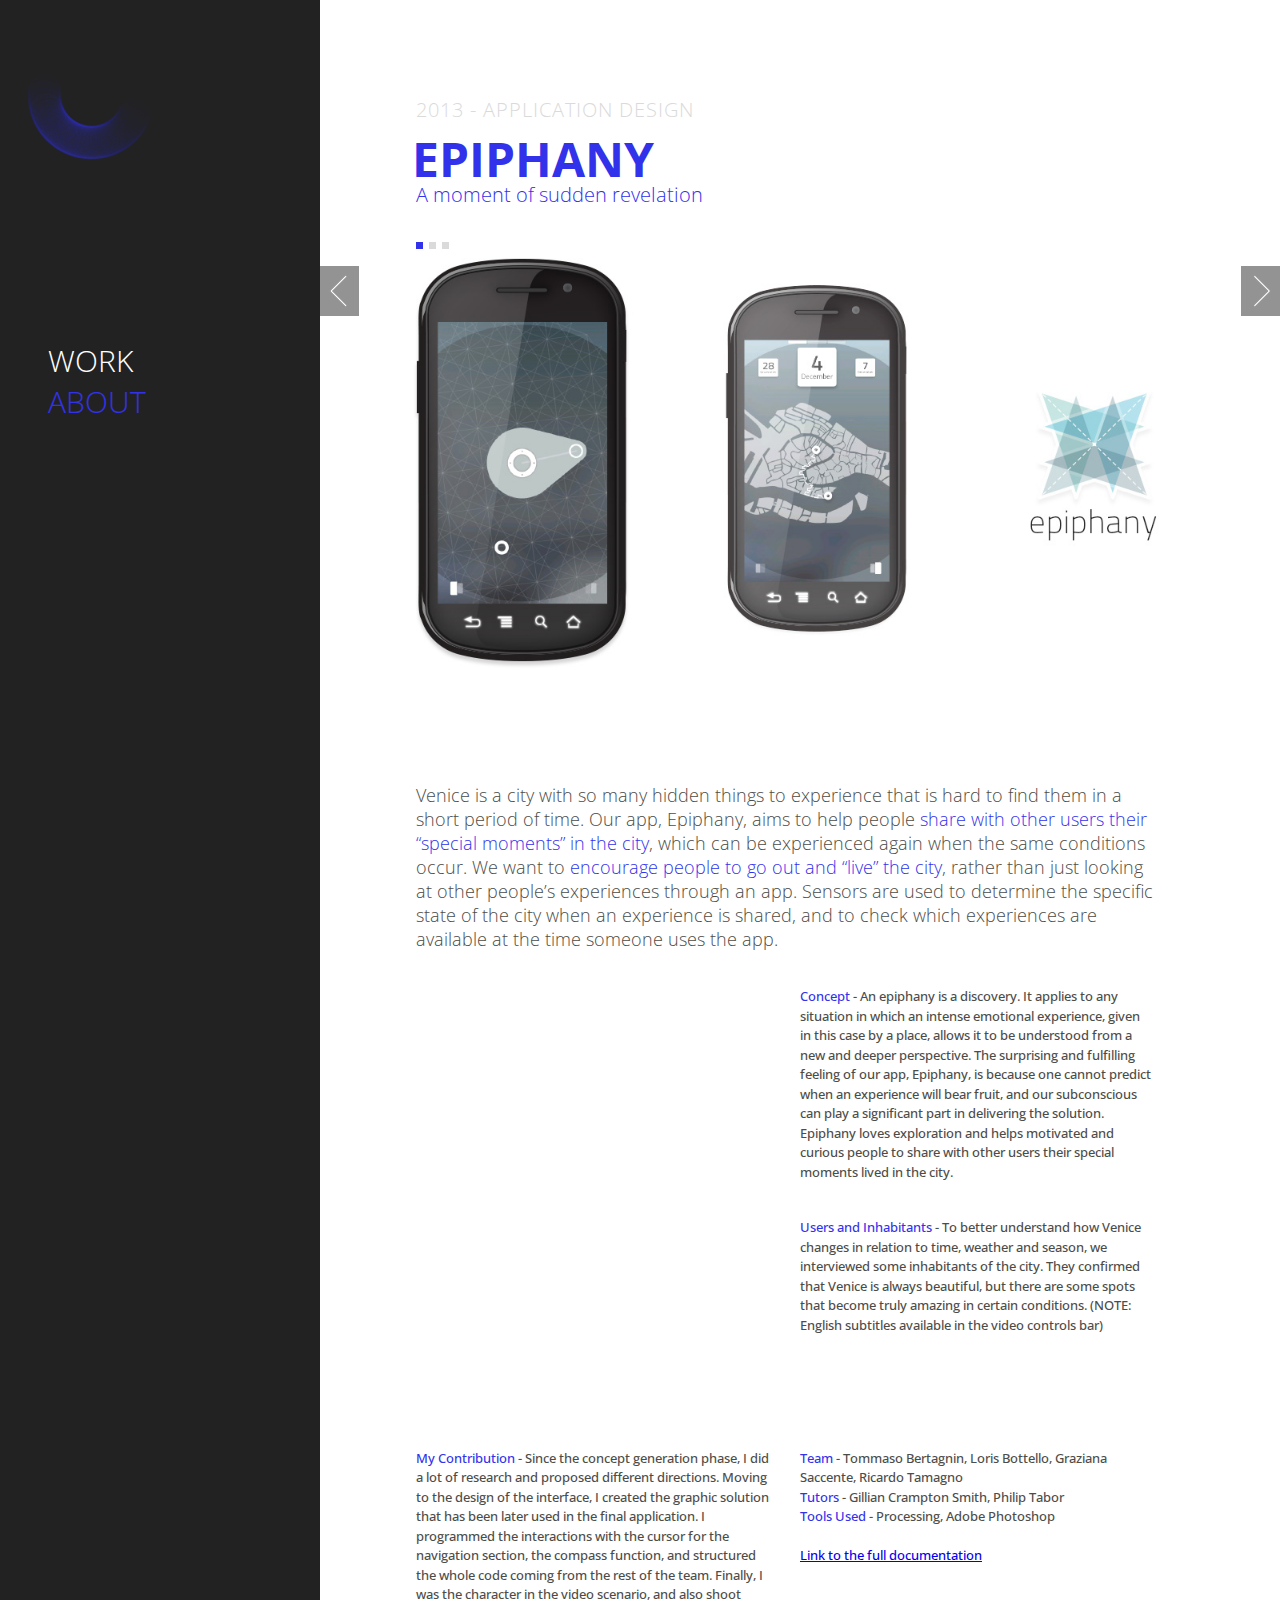
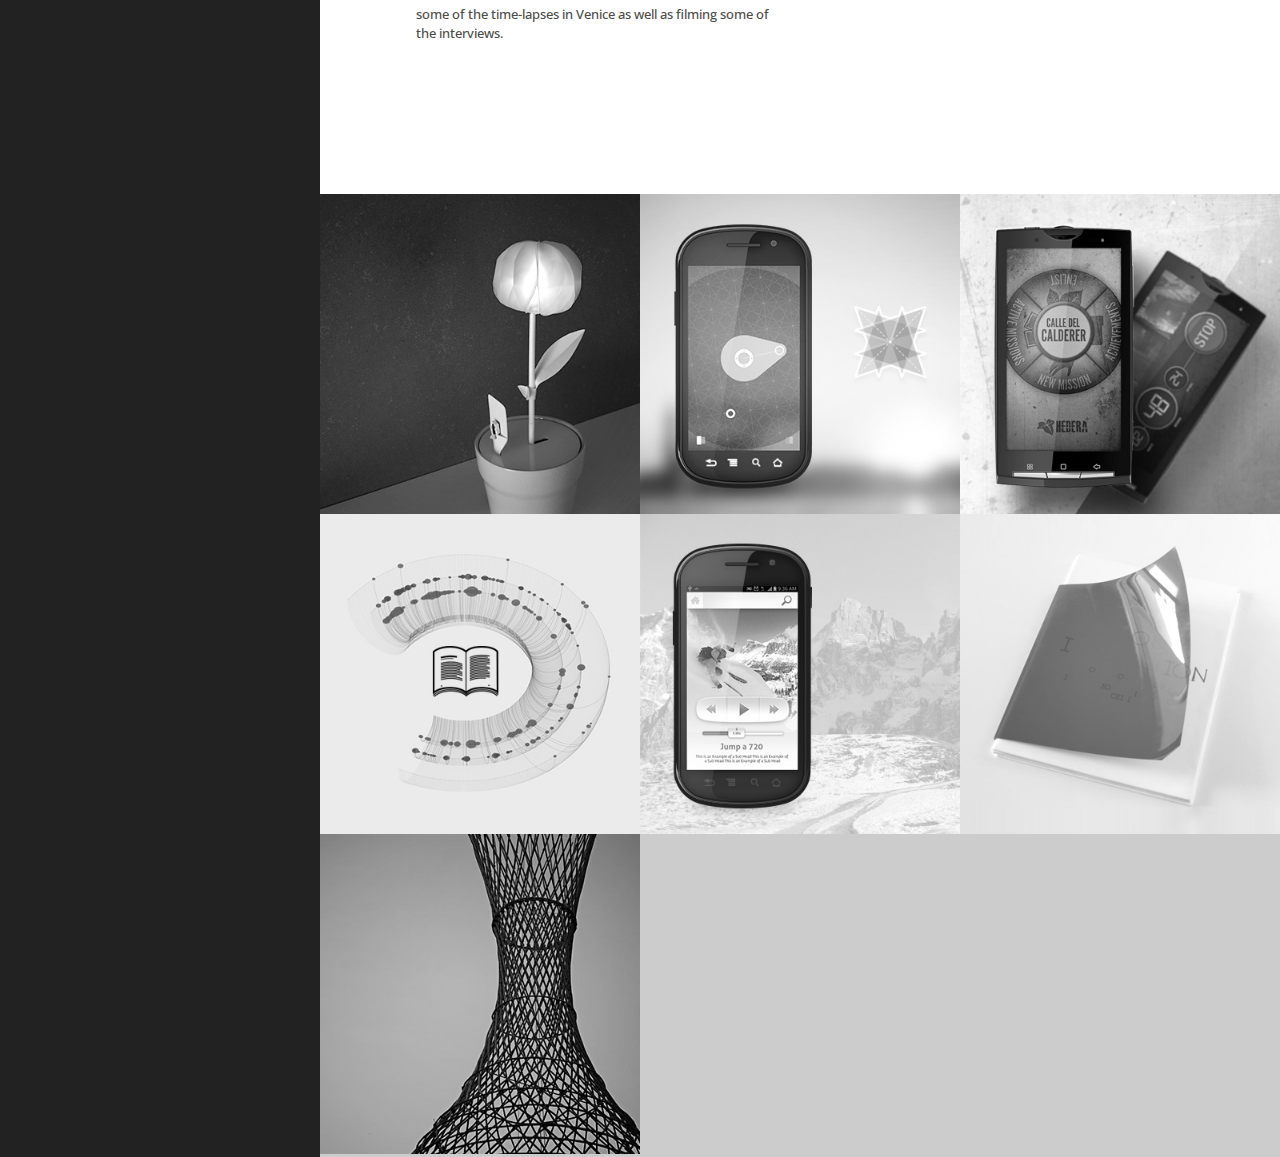
<file: epiphany.html>
<!DOCTYPE html>
<html>
<!-- Hi there :) Please don't look below this line, it's a mess!
My website was hacked (I was too lazy to update the CMS modules)
and I just copied the raw html of it.. I like precision but it's
1:00 AM and this seems fair for now.. ;) -->
<head>
    <meta charset="utf-8">
    <title>Tommaso Bertagnin</title>
    <link rel="shortcut icon" href="favicon.ico">
    <link href="http://fonts.googleapis.com/css?family=Open+Sans:400,300,700" rel="stylesheet" type="text/css">
    <link href="css/reset.css" rel="stylesheet">
    <link href="css/style.css" rel="stylesheet">
    <link href="css/print.css" rel="stylesheet" media="print">
</head>
<body>
    <div id="page">

    <section id="navigation">
        <a href="http://tommasobertagnin.it" ><div id="animated-logo"></div></a>
        <nav role="navigation" id="navigation-links">
            <ul>
                <li id="work" class="active"><a href="index.html" >WORK</a></li>
                <li id="about" ><a href="about.html" >ABOUT</a></li>
            </ul>
        </nav>
        <h3 id="author">Tommaso Bertagnin</h3>
    </section>

    <section id="main" style="display: block;">

        <!-- content -->
        <article id="content">

            <header id="project-header">
            	<h3>
            		2013 - APPLICATION DESIGN</h3>
            	<h1 style="margin-left: -0.08em;">
            		EPIPHANY</h1>
            	<h2>
            		A moment of sudden revelation</h2>
            </header>
            <section id="project-gallery-container">
            	<div id="gallery-indicator-container">
            		&nbsp;</div>
            	<div id="project-gallery">
            		<img alt="Epiphany - app design" class="gallery-item" src="assets/project-images/epiphany-01.jpg" /><img alt="Epiphany - app design" class="gallery-item" src="assets/project-images/epiphany-02.jpg" /><img alt="Epiphany - application design - main presentation" class="gallery-item" src="assets/project-images/epiphany-03.jpg" /></div>
            	<nav id="project-gallery-ctrl">
            		&nbsp;</nav>
            </section>
            <section id="project-description">
            	<p class="big-paragraph">Venice is a city with so many hidden things to experience that is hard to find them in a short period of time. Our app, Epiphany, aims to help people <em>share with other users their &ldquo;special moments&rdquo; in the city</em>, which can be experienced again when the same conditions occur. We want to <em>encourage people to go out and &ldquo;live&rdquo; the city</em>, rather than just looking at other people&rsquo;s experiences through an app. Sensors are used to determine the specific state of the city when an experience is shared, and to check which experiences are available at the time someone uses the app.</p>
            	<div class="video-wrapper">
            		<iframe allowfullscreen="" frameborder="0" mozallowfullscreen="" src="http://player.vimeo.com/video/55600826?title=0&amp;byline=0&amp;portrait=0&amp;color=ffffff" webkitallowfullscreen=""></iframe></div>
            	<p class="small-paragraph"><em>Concept</em> - An epiphany is a discovery. It applies to any situation in which an intense emotional experience, given in this case by a place, allows it to be understood from a new and deeper perspective. The surprising and fulfilling feeling of our app, Epiphany, is because one cannot predict when an experience will bear fruit, and our subconscious can play a significant part in delivering the solution. Epiphany loves exploration and helps motivated and curious people to share with other users their special moments lived in the city.</p>
            	<div class="video-wrapper clear">
            		<iframe allowfullscreen="" frameborder="0" src="http://www.youtube.com/embed/TKbliufAAl4?rel=0"></iframe></div>
            	<p class="small-paragraph"><em>Users and Inhabitants</em> - To better understand how Venice changes in relation to time, weather and season, we interviewed some inhabitants of the city. They confirmed that Venice is always beautiful, but there are some spots that become truly amazing in certain conditions. (NOTE: English subtitles available in the video controls bar)</p>
            	<p class="small-paragraph clear"><em>My Contribution</em> - Since the concept generation phase, I did a lot of research and proposed different directions. Moving to the design of the interface, I created the graphic solution that has been later used in the final application. I programmed the interactions with the cursor for the navigation section, the compass function, and structured the whole code coming from the rest of the team. Finally, I was the character in the video scenario, and also shoot some of the time-lapses in Venice as well as filming some of the interviews.</p>
            	<p class="small-paragraph"><em>Team</em> - Tommaso Bertagnin, Loris Bottello, Graziana Saccente, Ricardo Tamagno<br />
            		<em>Tutors</em> - Gillian Crampton Smith, Philip Tabor<br />
            		<em>Tools Used</em> - Processing, Adobe Photoshop<br />
            		<br />
            		<a href="http://www.interaction-venice.net/iuav12-13lab1/projects/epiphany/">Link to the full documentation</a></p>
            	<div style="clear: both;">
            		&nbsp;</div>
            </section>

        </article>

        <!-- project links -->
        <div class="view-content">
            <div class="views-row views-row-1 project-link">
            <a href="dandylight.html"><img src="assets/teaser-images/dandylight-teaser.jpg" alt="Dandylight - tangible interface colour" style="display: block;"></a>  <a href="dandylight.html" style="position: absolute; top: 0px; left: 0px;"><img src="assets/teaser-images/dandylight-teaser-bw.jpg" alt="Dandylight - tangible interface" style="display: block;"></a>  </div>
            <div class="views-row views-row-2 project-link">
            <a href="epiphany.html"><img src="assets/teaser-images/epiphany-teaser.jpg" alt="Epiphany - application design colour" style="display: block;"></a>  <a href="epiphany.html" style="position: absolute; top: 0px; left: 0px;"><img src="assets/teaser-images/epiphany-teaser-bw_0.jpg" alt="Epiphany - application design" style="display: block;"></a>  </div>
            <div class="views-row views-row-3 project-link">
            <a href="hedera.html"><img src="assets/teaser-images/hedera-teaser_0.jpg" alt="Hedera - app design colour" style="display: block;"></a>  <a href="hedera.html" style="position: absolute; top: 0px; left: 0px;"><img src="assets/teaser-images/hedera-teaser-bw_0.jpg" alt="Hedera - app design" style="display: block;"></a>  </div>
            <div class="views-row views-row-4 project-link">
            <a href="shape-stories.html"><img src="assets/teaser-images/ShapeOfStories-teaser.jpg" alt="" style="display: block;"></a>  <a href="shape-stories.html" style="position: absolute; top: 0px; left: 0px; display: block;"><img src="assets/teaser-images/ShapeOfStories-teaser-bw.jpg" alt="" style="display: block;"></a>  </div>
            <div class="views-row views-row-5 project-link">
            <a href="sportify.html"><img src="assets/teaser-images/sportify-teaser.jpg" alt="" style="display: block;"></a>  <a href="sportify.html" style="position: absolute; top: 0px; left: 0px;"><img src="assets/teaser-images/sportify-teaser-bw.jpg" alt="" style="display: block;"></a>  </div>
            <div class="views-row views-row-6 project-link">
            <a href="about-interaction.html"><img src="assets/teaser-images/about-interaction-teaser.jpg" alt="" style="display: block;"></a>  <a href="about-interaction.html" style="position: absolute; top: 0px; left: 0px;"><img src="assets/teaser-images/about-interaction-teaser-bw.jpg" alt="" style="display: block;"></a>  </div>
            <div class="views-row views-row-7 project-link">
            <a href="warka.html"><img src="assets/teaser-images/warka-teaser.jpg" alt="Warka - Venice" style="display: block;"></a>  <a href="warka.html" style="position: absolute; top: 0px; left: 0px;"><img src="assets/teaser-images/warka-teaser-bw.jpg" alt="Warka - Venice bw" style="display: block;"></a>  </div>
        </div>

    </section>
    </div><!-- end of page div -->
    <script src="https://ajax.googleapis.com/ajax/libs/jquery/2.1.4/jquery.min.js"></script>
    <script src="js/bonsai.js"></script>
    <script src="js/animatedlogo.js"></script>
    <script src="js/gallery.js"></script>
    <script src="js/transitions.js"></script>
</body>
</html>
</file>
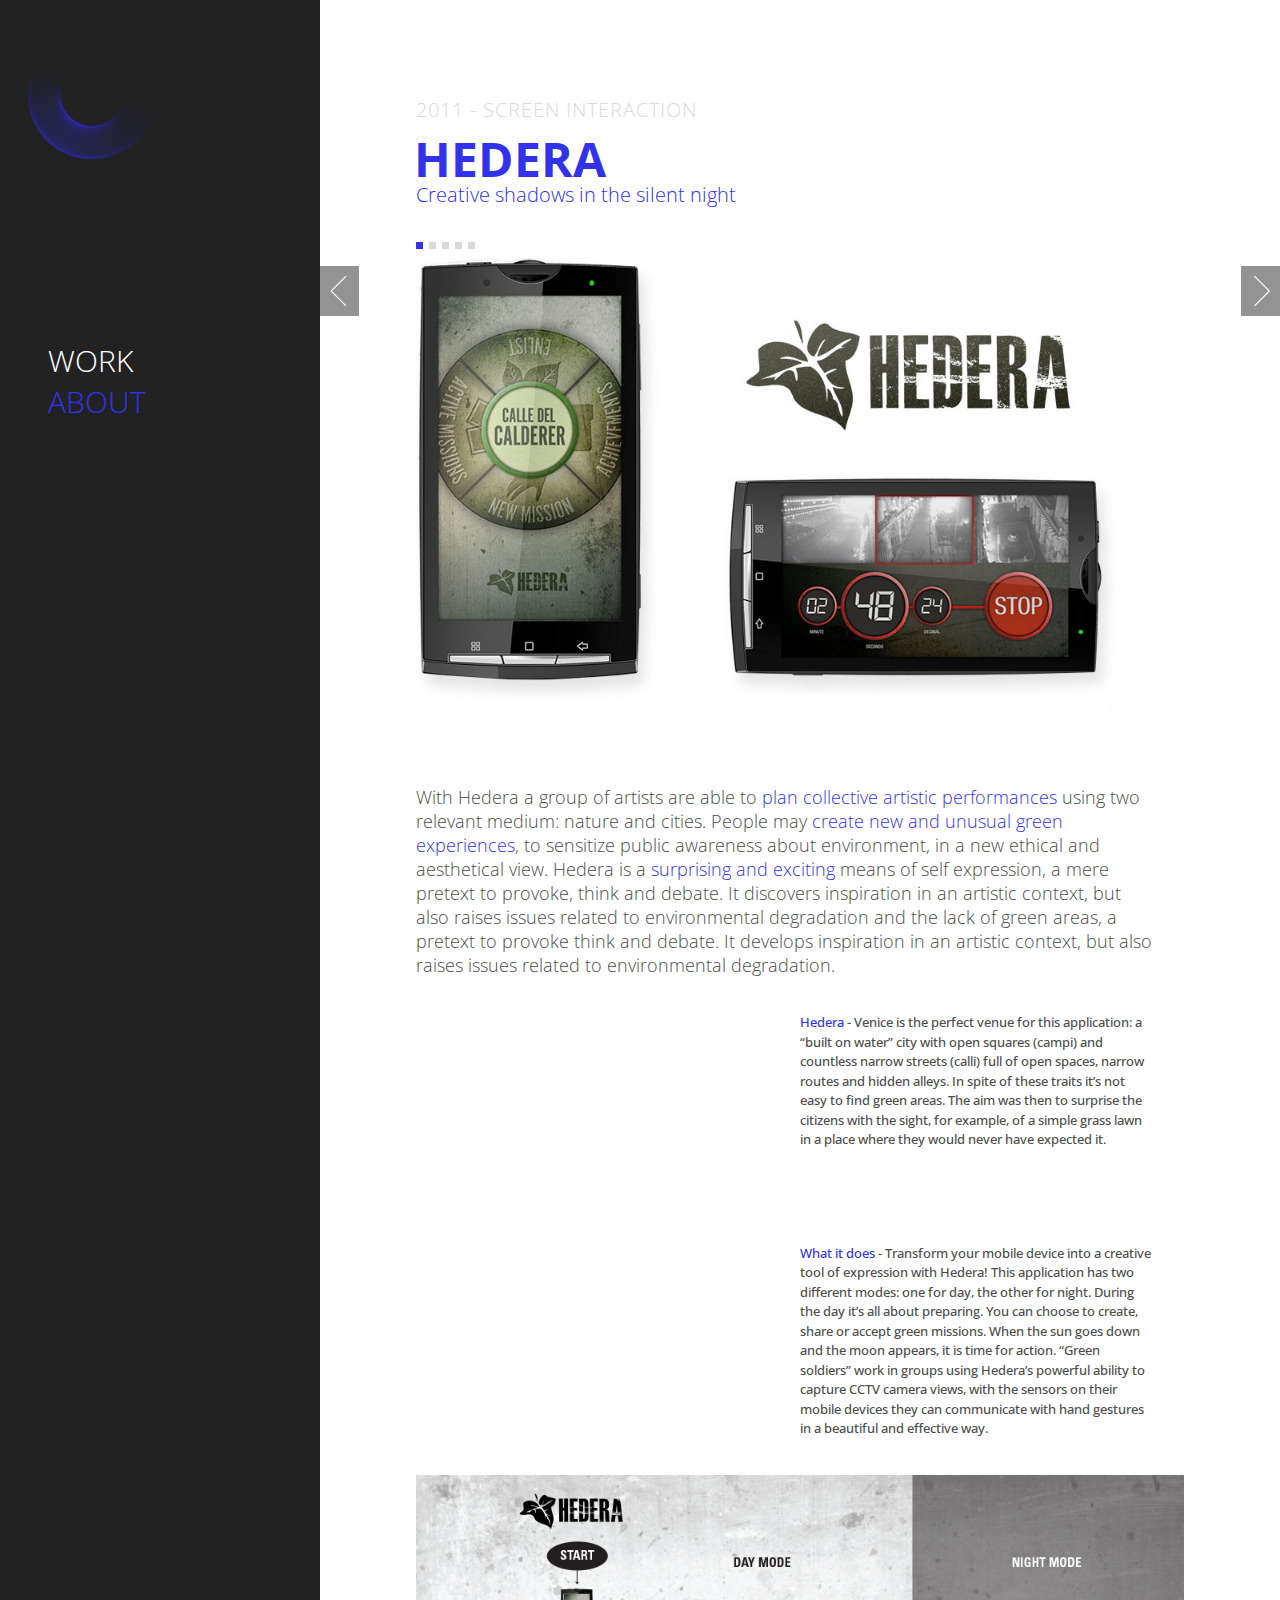
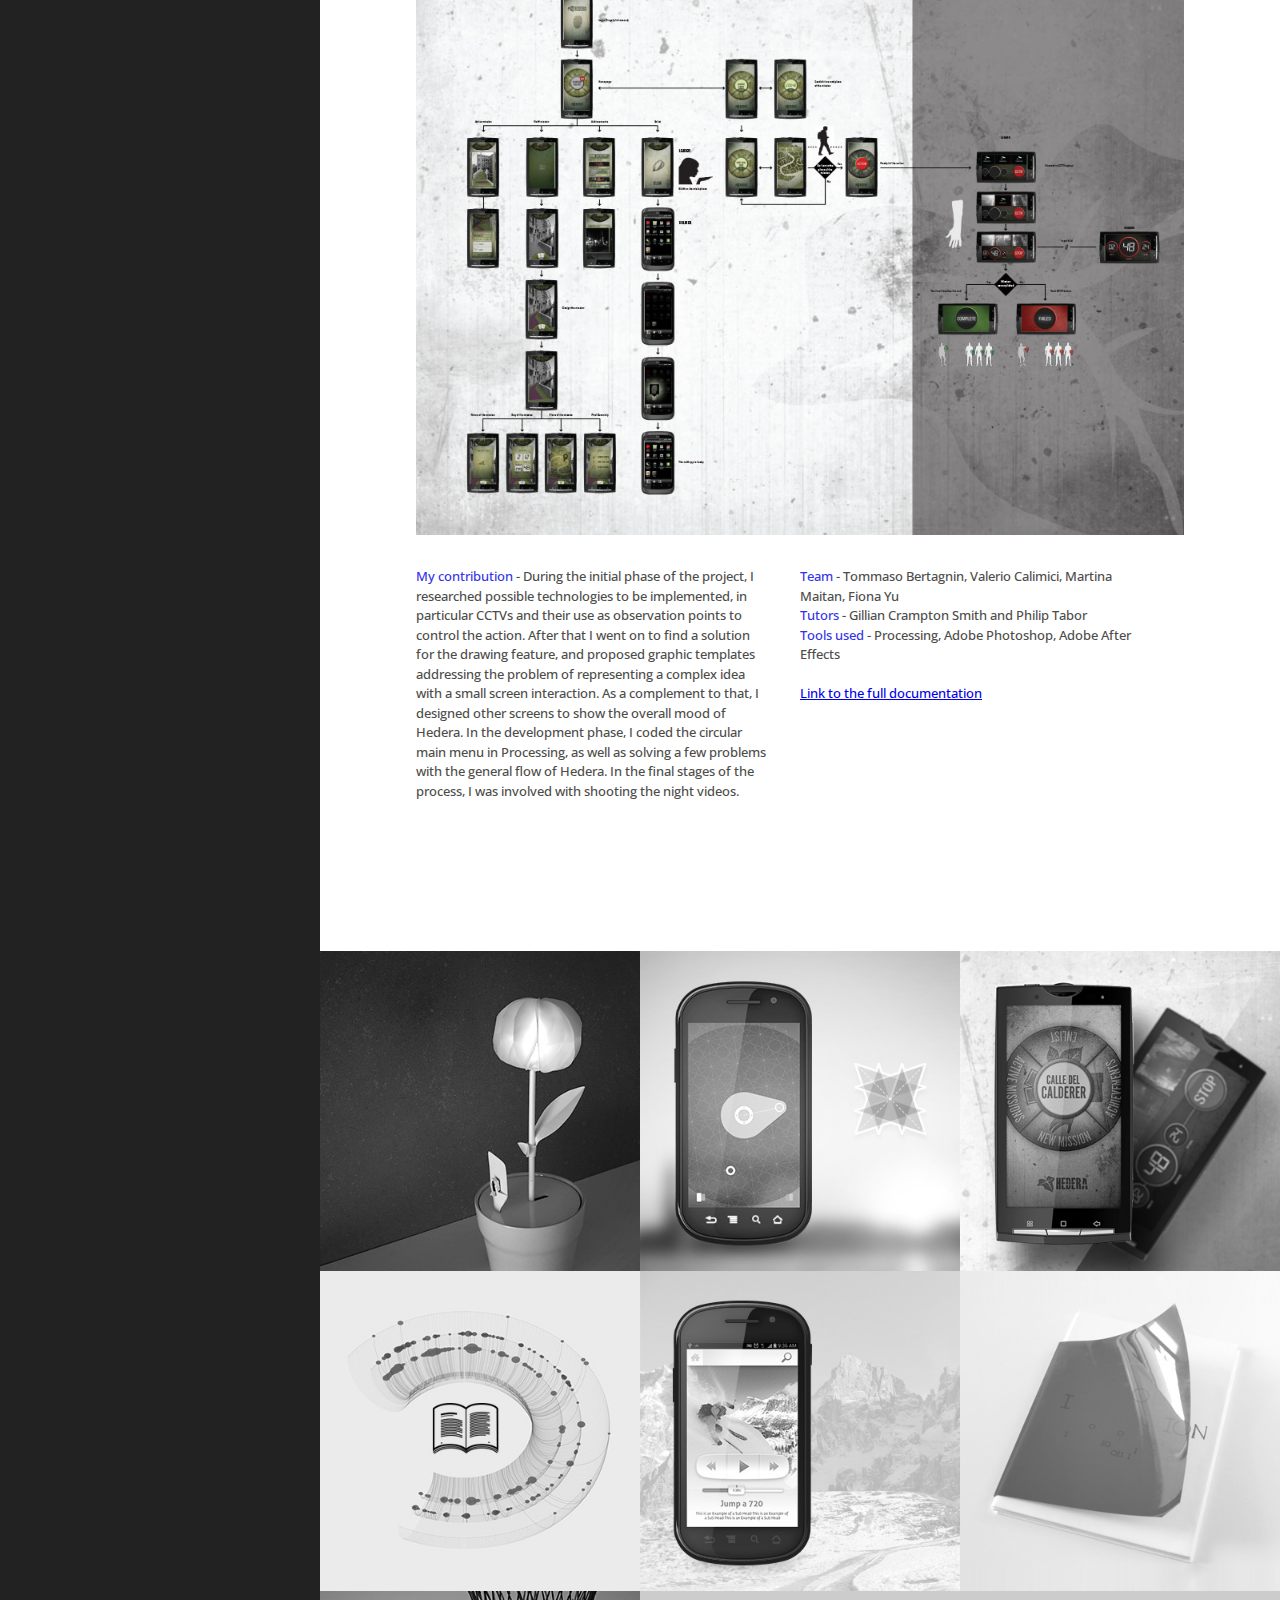
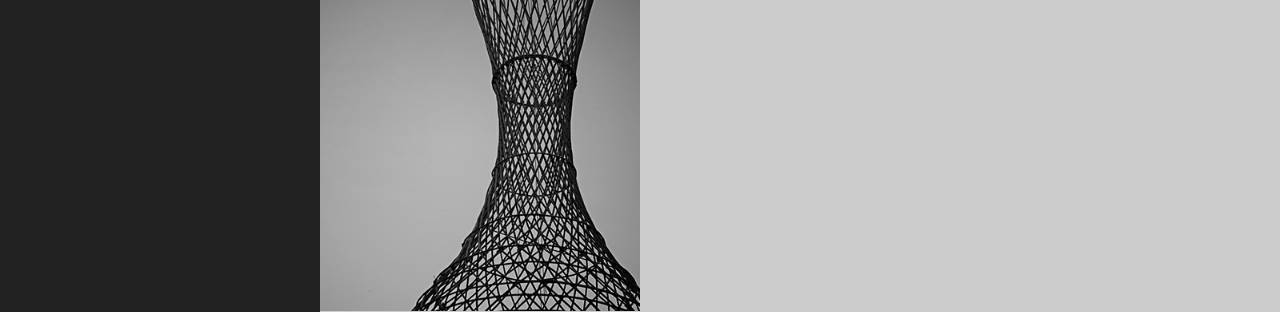
<file: hedera.html>
<!DOCTYPE html>
<html>
<!-- Hi there :) Please don't look below this line, it's a mess!
My website was hacked (I was too lazy to update the CMS modules)
and I just copied the raw html of it.. I like precision but it's
1:00 AM and this seems fair for now.. ;) -->
<head>
    <meta charset="utf-8">
    <title>Tommaso Bertagnin</title>
    <link rel="shortcut icon" href="favicon.ico">
    <link href="http://fonts.googleapis.com/css?family=Open+Sans:400,300,700" rel="stylesheet" type="text/css">
    <link href="css/reset.css" rel="stylesheet">
    <link href="css/style.css" rel="stylesheet">
    <link href="css/print.css" rel="stylesheet" media="print">
</head>
<body>
    <div id="page">

    <section id="navigation">
        <a href="http://tommasobertagnin.it" ><div id="animated-logo"></div></a>
        <nav role="navigation" id="navigation-links">
            <ul>
                <li id="work" class="active"><a href="index.html" >WORK</a></li>
                <li id="about" ><a href="about.html" >ABOUT</a></li>
            </ul>
        </nav>
        <h3 id="author">Tommaso Bertagnin</h3>
    </section>

    <section id="main" style="display: block;">

        <!-- content -->
        <article id="content">

            <header id="project-header">
	<h3>
		2011 - SCREEN INTERACTION</h3>
	<h1 style="margin-left: -0.05em">
		HEDERA</h1>
	<h2>
		Creative shadows in the silent night</h2>
</header>
<section id="project-gallery-container">
	<div id="gallery-indicator-container">
		&nbsp;</div>
	<div id="project-gallery">
		<img alt="Hedera - app design" class="gallery-item" src="assets/project-images/hedera-01.jpg" /><img alt="Hedera - app design - join" class="gallery-item" src="assets/project-images/hedera-02.jpg" /><img alt="Hedera - app design - design garden" class="gallery-item" src="assets/project-images/hedera-03.jpg" /><img alt="Hedera - app design - join action" class="gallery-item" src="assets/project-images/hedera-04.jpg" /><img alt="Hedera - app design - action" class="gallery-item" src="assets/project-images/hedera-05.jpg" /></div>
	<nav id="project-gallery-ctrl">
		&nbsp;</nav>
</section>
<section id="project-description">
	<p class="big-paragraph">With Hedera a group of artists are able to <em>plan collective artistic performances</em> using two relevant medium: nature and cities. People may&nbsp;<em>create new and unusual green experiences</em>, to sensitize public awareness about environment, in a new ethical and aesthetical view. Hedera&nbsp;is a&nbsp;<em>surprising and exciting</em> means of self expression, a mere pretext to provoke, think and debate. It discovers inspiration in an artistic context, but also raises issues related to environmental degradation and the lack of green areas, a pretext to provoke think and debate. It develops inspiration in an artistic context, but also raises issues related to environmental degradation.</p>
	<div class="video-wrapper">
		<iframe allowfullscreen="" frameborder="0" mozallowfullscreen="" src="http://player.vimeo.com/video/33106509?title=0&amp;byline=0&amp;portrait=0&amp;color=ffffff" webkitallowfullscreen=""></iframe></div>
	<p class="small-paragraph"><em>Hedera</em> - Venice is the perfect venue for this application: a &ldquo;built on water&rdquo; city with open squares (campi) and countless narrow streets (calli) full of open spaces, narrow routes and hidden alleys. In spite of these traits it&rsquo;s not easy to find green areas. The aim was then to surprise the citizens with the sight, for example, of a simple grass lawn in a place where they would never have expected it.</p>
	<div class="video-wrapper clear">
		<iframe allowfullscreen="" class="clear" frameborder="0" mozallowfullscreen="" src="http://player.vimeo.com/video/33763321?title=0&amp;byline=0&amp;portrait=0&amp;color=ffffff" webkitallowfullscreen=""></iframe></div>
	<p class="small-paragraph"><em>What it does</em> - Transform your mobile device into a creative tool of expression with Hedera! This application has two different modes: one for day, the other for night. During the day it&rsquo;s all about preparing. You can choose to create, share or accept green missions. When the sun goes down and the moon appears, it is time for action. &ldquo;Green soldiers&rdquo; work in groups using Hedera&rsquo;s powerful ability to capture CCTV camera views, with the sensors on their mobile devices they can communicate with hand gestures in a beautiful and effective way.</p>
	<img alt="Hedera - application - screens flow" class="big-image" src="assets/project-images/hedera-flow.jpg" />
	<p class="small-paragraph"><em>My contribution</em> - During the initial phase of the project, I researched possible technologies to be implemented, in particular CCTVs and their use as observation points to control the action. After that I went on to find a solution for the drawing feature, and proposed graphic templates addressing the problem of representing a complex idea with a small screen interaction. As a complement to that, I designed other screens to show the overall mood of Hedera. In the development phase, I coded the circular main menu in Processing, as well as solving a few problems with the general flow of Hedera. In the final stages of the process, I was involved with shooting the night videos.</p>
	<p class="small-paragraph"><em>Team</em> - Tommaso Bertagnin, Valerio Calimici, Martina Maitan, Fiona Yu<br />
		<em>Tutors</em> - Gillian Crampton Smith and Philip Tabor<br />
		<em>Tools used</em> - Processing, Adobe Photoshop, Adobe After Effects<br />
		<br />
		<a href="http://www.interaction-venice.net/iuav11-12lab1/projects/hedera/" target="_blank">Link to the full documentation</a></p>
	<div style="clear: both">
		&nbsp;</div>
</section>


        </article>

        <!-- project links -->
        <div class="view-content">
            <div class="views-row views-row-1 project-link">
            <a href="dandylight.html"><img src="assets/teaser-images/dandylight-teaser.jpg" alt="Dandylight - tangible interface colour" style="display: block;"></a>  <a href="dandylight.html" style="position: absolute; top: 0px; left: 0px;"><img src="assets/teaser-images/dandylight-teaser-bw.jpg" alt="Dandylight - tangible interface" style="display: block;"></a>  </div>
            <div class="views-row views-row-2 project-link">
            <a href="epiphany.html"><img src="assets/teaser-images/epiphany-teaser.jpg" alt="Epiphany - application design colour" style="display: block;"></a>  <a href="epiphany.html" style="position: absolute; top: 0px; left: 0px;"><img src="assets/teaser-images/epiphany-teaser-bw_0.jpg" alt="Epiphany - application design" style="display: block;"></a>  </div>
            <div class="views-row views-row-3 project-link">
            <a href="hedera.html"><img src="assets/teaser-images/hedera-teaser_0.jpg" alt="Hedera - app design colour" style="display: block;"></a>  <a href="hedera.html" style="position: absolute; top: 0px; left: 0px;"><img src="assets/teaser-images/hedera-teaser-bw_0.jpg" alt="Hedera - app design" style="display: block;"></a>  </div>
            <div class="views-row views-row-4 project-link">
            <a href="shape-stories.html"><img src="assets/teaser-images/ShapeOfStories-teaser.jpg" alt="" style="display: block;"></a>  <a href="shape-stories.html" style="position: absolute; top: 0px; left: 0px; display: block;"><img src="assets/teaser-images/ShapeOfStories-teaser-bw.jpg" alt="" style="display: block;"></a>  </div>
            <div class="views-row views-row-5 project-link">
            <a href="sportify.html"><img src="assets/teaser-images/sportify-teaser.jpg" alt="" style="display: block;"></a>  <a href="sportify.html" style="position: absolute; top: 0px; left: 0px;"><img src="assets/teaser-images/sportify-teaser-bw.jpg" alt="" style="display: block;"></a>  </div>
            <div class="views-row views-row-6 project-link">
            <a href="about-interaction.html"><img src="assets/teaser-images/about-interaction-teaser.jpg" alt="" style="display: block;"></a>  <a href="about-interaction.html" style="position: absolute; top: 0px; left: 0px;"><img src="assets/teaser-images/about-interaction-teaser-bw.jpg" alt="" style="display: block;"></a>  </div>
            <div class="views-row views-row-7 project-link">
            <a href="warka.html"><img src="assets/teaser-images/warka-teaser.jpg" alt="Warka - Venice" style="display: block;"></a>  <a href="warka.html" style="position: absolute; top: 0px; left: 0px;"><img src="assets/teaser-images/warka-teaser-bw.jpg" alt="Warka - Venice bw" style="display: block;"></a>  </div>
        </div>

    </section>
    </div><!-- end of page div -->
    <script src="https://ajax.googleapis.com/ajax/libs/jquery/2.1.4/jquery.min.js"></script>
    <script src="js/bonsai.js"></script>
    <script src="js/animatedlogo.js"></script>
    <script src="js/gallery.js"></script>
    <script src="js/transitions.js"></script>
</body>
</html>
</file>
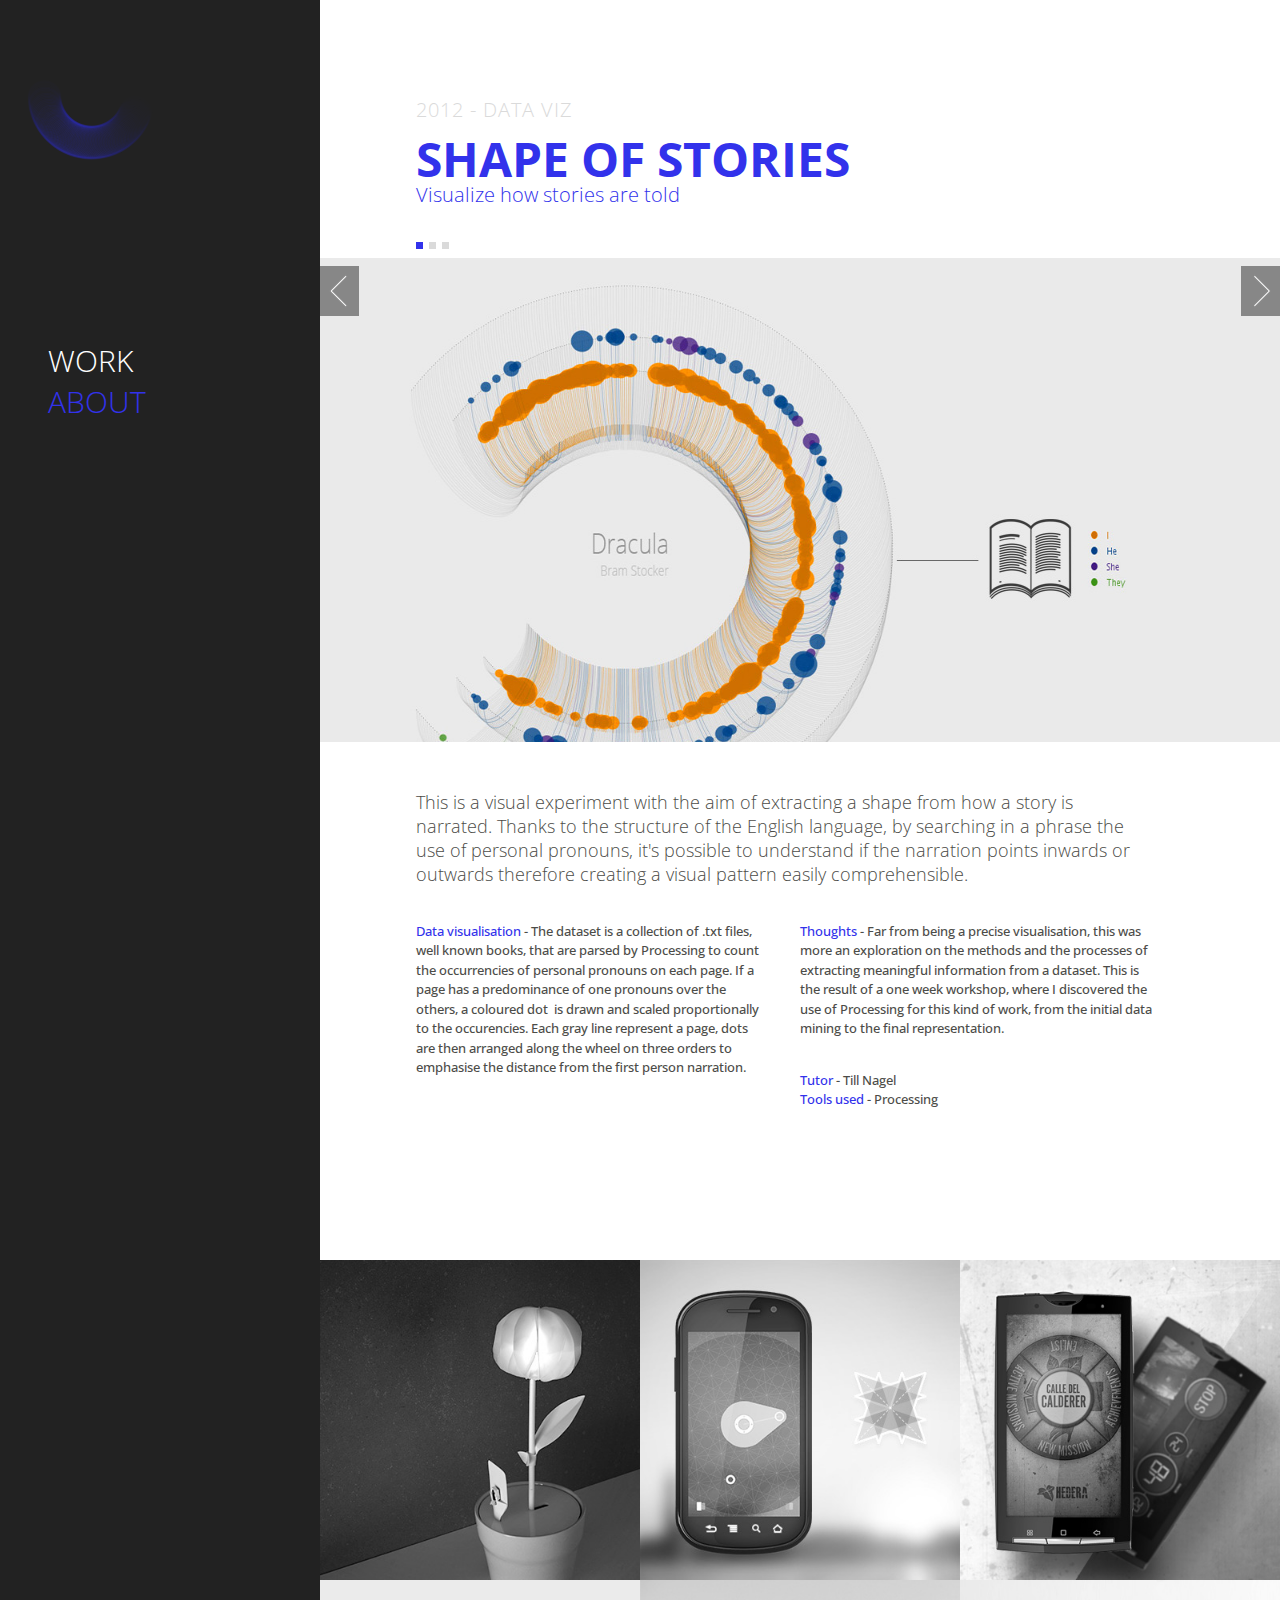
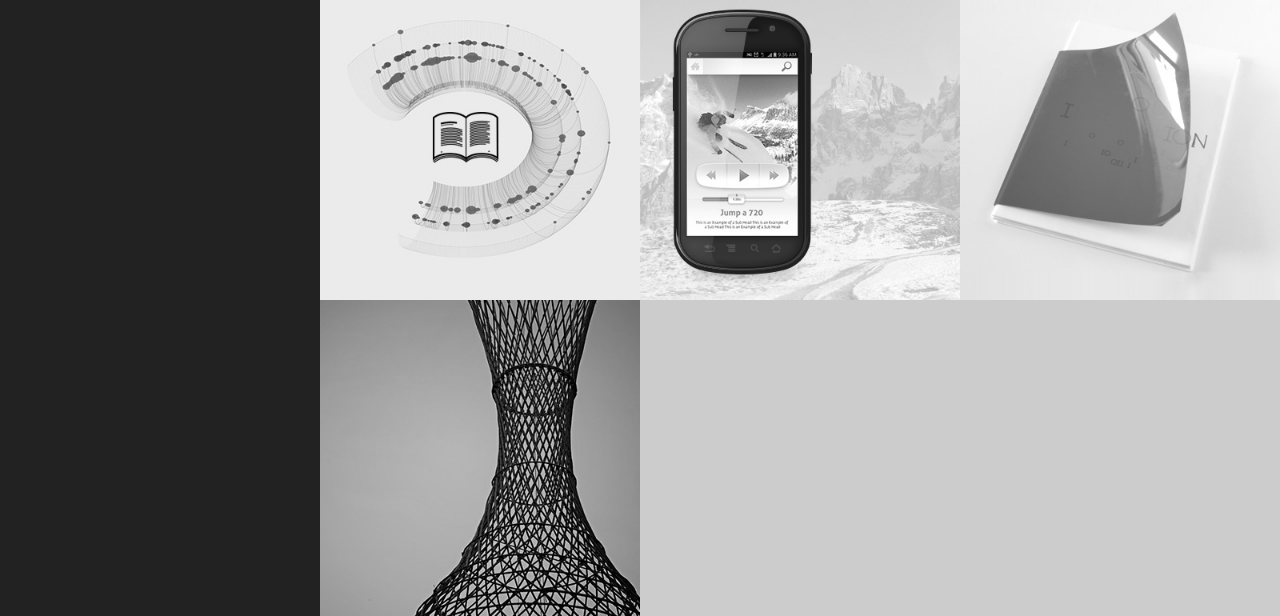
<file: shape-stories.html>
<!DOCTYPE html>
<html>
<!-- Hi there :) Please don't look below this line, it's a mess!
My website was hacked (I was too lazy to update the CMS modules)
and I just copied the raw html of it.. I like precision but it's
1:00 AM and this seems fair for now.. ;) -->
<head>
    <meta charset="utf-8">
    <title>Tommaso Bertagnin</title>
    <link rel="shortcut icon" href="favicon.ico">
    <link href="http://fonts.googleapis.com/css?family=Open+Sans:400,300,700" rel="stylesheet" type="text/css">
    <link href="css/reset.css" rel="stylesheet">
    <link href="css/style.css" rel="stylesheet">
    <link href="css/print.css" rel="stylesheet" media="print">
</head>
<body>
    <div id="page">

    <section id="navigation">
        <a href="http://tommasobertagnin.it" ><div id="animated-logo"></div></a>
        <nav role="navigation" id="navigation-links">
            <ul>
                <li id="work" class="active"><a href="index.html" >WORK</a></li>
                <li id="about" ><a href="about.html" >ABOUT</a></li>
            </ul>
        </nav>
        <h3 id="author">Tommaso Bertagnin</h3>
    </section>

    <section id="main" style="display: block;">

        <!-- content -->
        <article id="content">

            <header id="project-header">
            	<h3>
            		2012 - DATA VIZ</h3>
            	<h1>
            		SHAPE OF STORIES</h1>
            	<h2>
            		Visualize how stories are told</h2>
            </header>
            <section id="project-gallery-container">
            	<div id="gallery-indicator-container">
            		&nbsp;</div>
            	<div id="project-gallery">
            		<img alt="Shape of stories - data vizualization" class="gallery-item" src="assets/project-images/ShapeOfStories-00.jpg" style="width: 1200px; height: 600px;" /><img alt="Shape of stories - data vizualization - Moby Dick" class="gallery-item" src="assets/project-images/ShapeOfStories-01.jpg" /><img alt="Shape of stories - data vizualization - Ulysses" class="gallery-item" src="assets/project-images/ShapeOfStories-02.jpg" /></div>
            	<nav id="project-gallery-ctrl">
            		<p>&nbsp;</p>
            	</nav>
            </section>
            <section id="project-description">
            	<p class="big-paragraph">This is a visual experiment with the aim of extracting a shape from how a story is narrated. Thanks to the structure of the English language, by searching in a phrase the use of personal pronouns, it&#39;s possible to understand if the narration points inwards or outwards therefore creating a visual pattern easily comprehensible.</p>
            	<p class="small-paragraph"><em>Data visualisation</em> - The dataset is a collection of .txt files, well known books, that are parsed by Processing to count the occurrencies of personal pronouns on each page. If a page has a predominance of one pronouns over the others, a coloured dot &nbsp;is drawn and&nbsp;scaled proportionally to the occurencies. Each gray line represent a page, dots are then arranged along the wheel on three orders to emphasise the distance from the first person narration.</p>
            	<p class="small-paragraph"><em>Thoughts</em> - Far from being a precise visualisation, this was more an exploration on the methods and the processes of extracting meaningful information from a dataset. This is the result of a one week workshop, where I discovered the use of Processing for this kind of work, from the initial data mining to the final representation.</p>
            	<p class="small-paragraph"><em>Tutor</em> - Till Nagel<br />
            		<em>Tools used</em> - Processing</p>
            	<div style="clear: both;">
            		&nbsp;</div>
            </section>

        </article>

        <!-- project links -->
        <div class="view-content">
            <div class="views-row views-row-1 project-link">
            <a href="dandylight.html"><img src="assets/teaser-images/dandylight-teaser.jpg" alt="Dandylight - tangible interface colour" style="display: block;"></a>  <a href="dandylight.html" style="position: absolute; top: 0px; left: 0px;"><img src="assets/teaser-images/dandylight-teaser-bw.jpg" alt="Dandylight - tangible interface" style="display: block;"></a>  </div>
            <div class="views-row views-row-2 project-link">
            <a href="epiphany.html"><img src="assets/teaser-images/epiphany-teaser.jpg" alt="Epiphany - application design colour" style="display: block;"></a>  <a href="epiphany.html" style="position: absolute; top: 0px; left: 0px;"><img src="assets/teaser-images/epiphany-teaser-bw_0.jpg" alt="Epiphany - application design" style="display: block;"></a>  </div>
            <div class="views-row views-row-3 project-link">
            <a href="hedera.html"><img src="assets/teaser-images/hedera-teaser_0.jpg" alt="Hedera - app design colour" style="display: block;"></a>  <a href="hedera.html" style="position: absolute; top: 0px; left: 0px;"><img src="assets/teaser-images/hedera-teaser-bw_0.jpg" alt="Hedera - app design" style="display: block;"></a>  </div>
            <div class="views-row views-row-4 project-link">
            <a href="shape-stories.html"><img src="assets/teaser-images/ShapeOfStories-teaser.jpg" alt="" style="display: block;"></a>  <a href="shape-stories.html" style="position: absolute; top: 0px; left: 0px; display: block;"><img src="assets/teaser-images/ShapeOfStories-teaser-bw.jpg" alt="" style="display: block;"></a>  </div>
            <div class="views-row views-row-5 project-link">
            <a href="sportify.html"><img src="assets/teaser-images/sportify-teaser.jpg" alt="" style="display: block;"></a>  <a href="sportify.html" style="position: absolute; top: 0px; left: 0px;"><img src="assets/teaser-images/sportify-teaser-bw.jpg" alt="" style="display: block;"></a>  </div>
            <div class="views-row views-row-6 project-link">
            <a href="about-interaction.html"><img src="assets/teaser-images/about-interaction-teaser.jpg" alt="" style="display: block;"></a>  <a href="about-interaction.html" style="position: absolute; top: 0px; left: 0px;"><img src="assets/teaser-images/about-interaction-teaser-bw.jpg" alt="" style="display: block;"></a>  </div>
            <div class="views-row views-row-7 project-link">
            <a href="warka.html"><img src="assets/teaser-images/warka-teaser.jpg" alt="Warka - Venice" style="display: block;"></a>  <a href="warka.html" style="position: absolute; top: 0px; left: 0px;"><img src="assets/teaser-images/warka-teaser-bw.jpg" alt="Warka - Venice bw" style="display: block;"></a>  </div>
        </div>

    </section>
    </div><!-- end of page div -->
    <script src="https://ajax.googleapis.com/ajax/libs/jquery/2.1.4/jquery.min.js"></script>
    <script src="js/bonsai.js"></script>
    <script src="js/animatedlogo.js"></script>
    <script src="js/gallery.js"></script>
    <script src="js/transitions.js"></script>
</body>
</html>
</file>
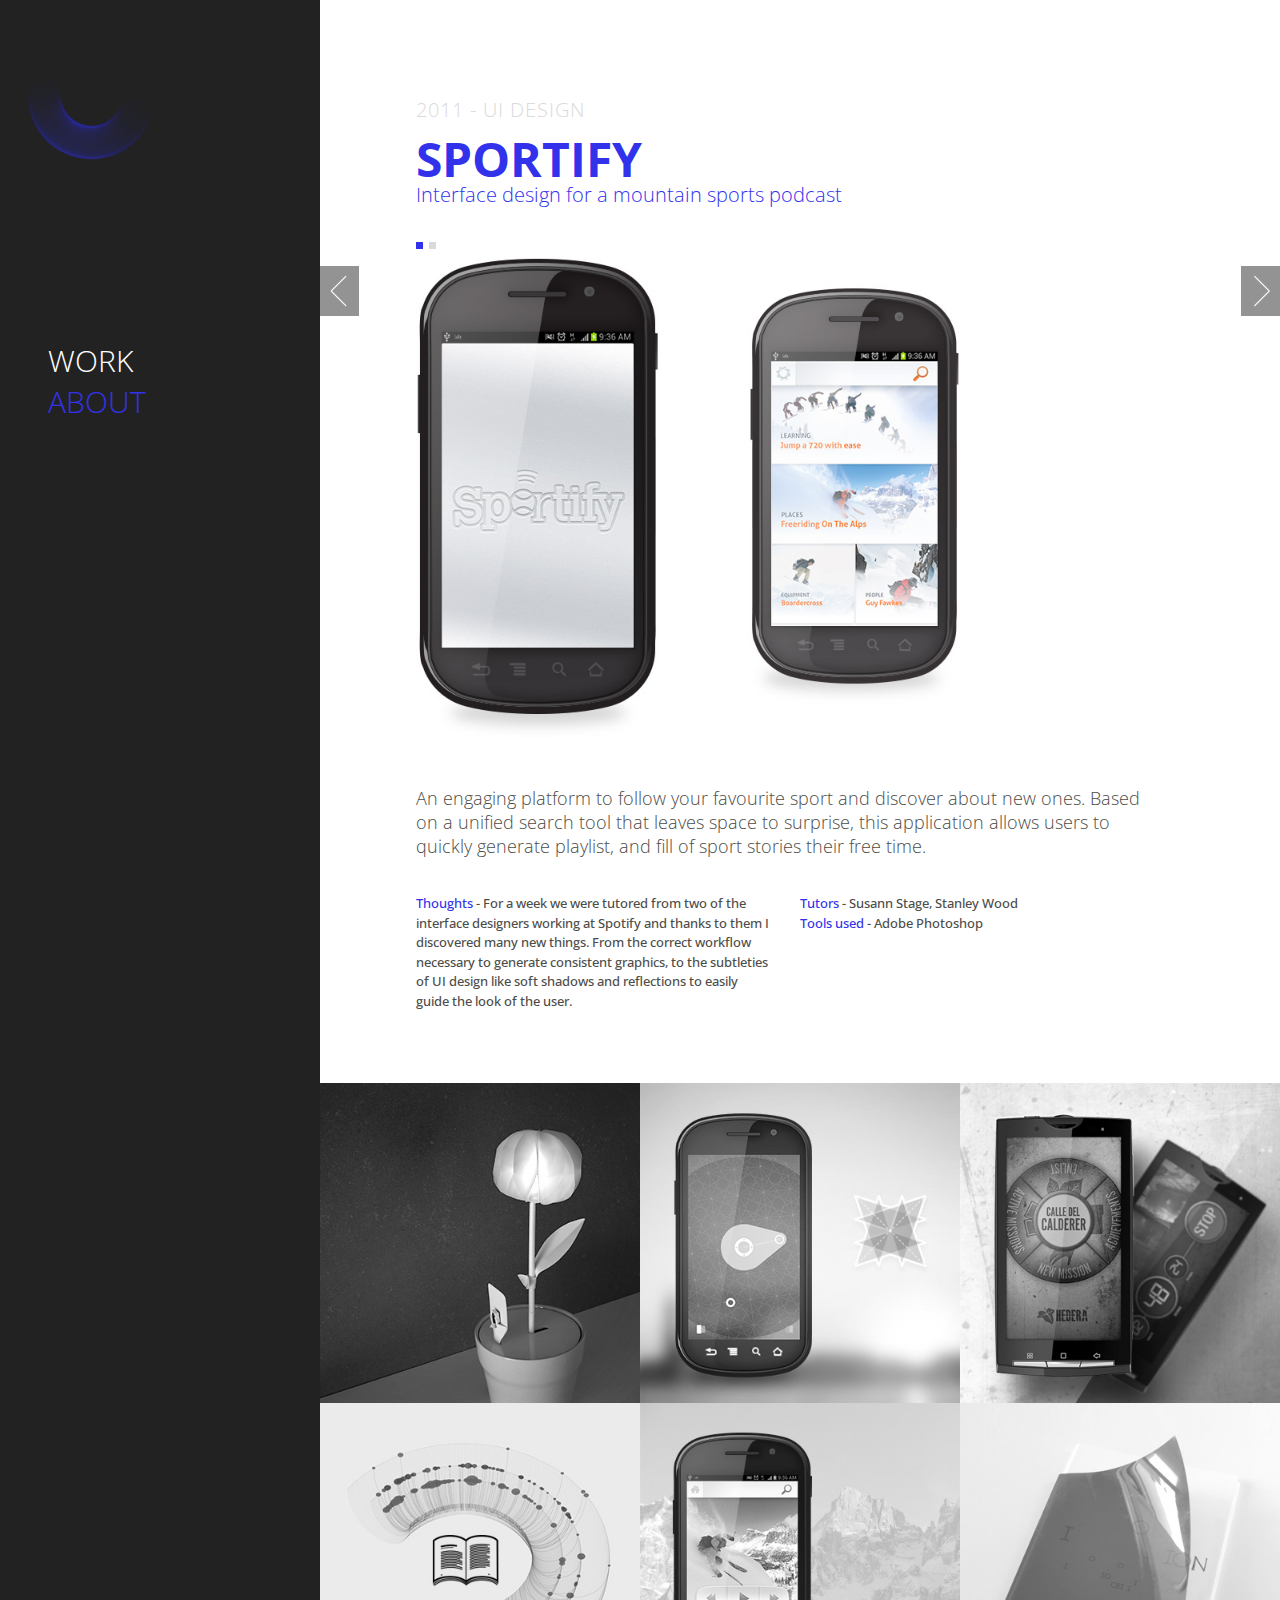
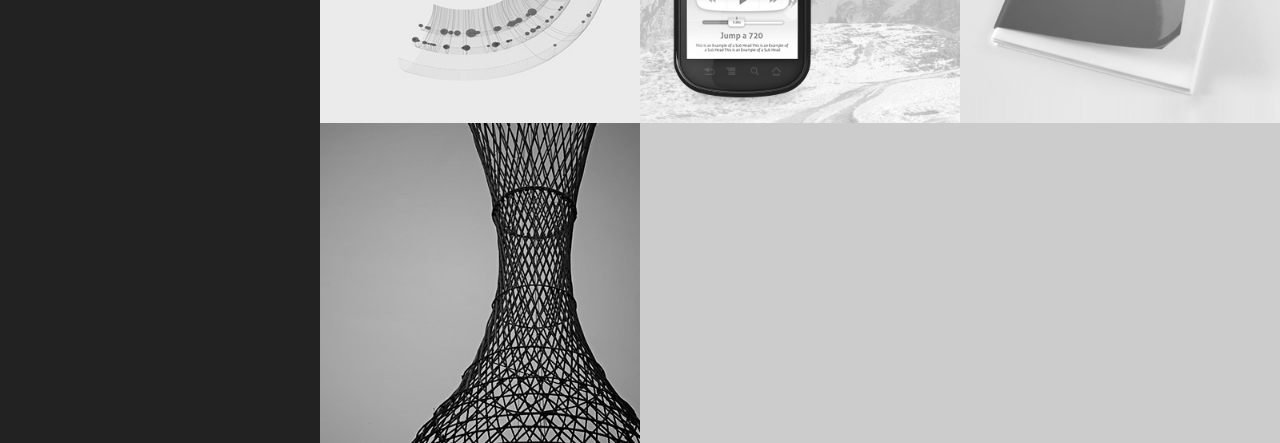
<file: sportify.html>
<!DOCTYPE html>
<html>
<!-- Hi there :) Please don't look below this line, it's a mess!
My website was hacked (I was too lazy to update the CMS modules)
and I just copied the raw html of it.. I like precision but it's
1:00 AM and this seems fair for now.. ;) -->
<head>
    <meta charset="utf-8">
    <title>Tommaso Bertagnin</title>
    <link rel="shortcut icon" href="favicon.ico">
    <link href="http://fonts.googleapis.com/css?family=Open+Sans:400,300,700" rel="stylesheet" type="text/css">
    <link href="css/reset.css" rel="stylesheet">
    <link href="css/style.css" rel="stylesheet">
    <link href="css/print.css" rel="stylesheet" media="print">
</head>
<body>
    <div id="page">

    <section id="navigation">
        <a href="http://tommasobertagnin.it" ><div id="animated-logo"></div></a>
        <nav role="navigation" id="navigation-links">
            <ul>
                <li id="work" class="active"><a href="index.html" >WORK</a></li>
                <li id="about" ><a href="about.html" >ABOUT</a></li>
            </ul>
        </nav>
        <h3 id="author">Tommaso Bertagnin</h3>
    </section>

    <section id="main" style="display: block;">

        <!-- content -->
        <article id="content">

            <header id="project-header">
            	<h3>
            		2011 - UI DESIGN</h3>
            	<h1>
            		SPORTIFY</h1>
            	<h2>
            		Interface design for a mountain sports podcast</h2>
            </header>
            <section id="project-gallery-container">
            	<div id="gallery-indicator-container">
            		&nbsp;</div>
            	<div id="project-gallery">
            		<img alt="" class="gallery-item" src="assets/project-images/sportify-01.jpg" /><img alt="" class="gallery-item" src="assets/project-images/sportify-02.jpg" /></div>
            	<nav id="project-gallery-ctrl">
            		&nbsp;</nav>
            </section>
            <section id="project-description">
            	<p class="big-paragraph">An engaging platform to follow your favourite sport and discover about new ones. Based on a unified search tool that leaves space to surprise, this application allows users to quickly generate playlist, and fill of sport stories their free time.</p>
            	<p class="small-paragraph"><em>Thoughts</em> - For a week we were tutored from two of the interface designers working at Spotify and thanks to them I discovered many new things. From the correct workflow necessary to generate consistent graphics, to the subtleties of UI design like soft shadows and reflections to easily guide the look of the user.</p>
            	<p class="small-paragraph"><em>Tutors</em> - Susann Stage, Stanley Wood<br />
            		<em>Tools used</em> - Adobe Photoshop</p>
            	<div>
            		&nbsp;</div>
            </section>


        </article>

        <!-- project links -->
        <div class="view-content">
            <div class="views-row views-row-1 project-link">
            <a href="dandylight.html"><img src="assets/teaser-images/dandylight-teaser.jpg" alt="Dandylight - tangible interface colour" style="display: block;"></a>  <a href="dandylight.html" style="position: absolute; top: 0px; left: 0px;"><img src="assets/teaser-images/dandylight-teaser-bw.jpg" alt="Dandylight - tangible interface" style="display: block;"></a>  </div>
            <div class="views-row views-row-2 project-link">
            <a href="epiphany.html"><img src="assets/teaser-images/epiphany-teaser.jpg" alt="Epiphany - application design colour" style="display: block;"></a>  <a href="epiphany.html" style="position: absolute; top: 0px; left: 0px;"><img src="assets/teaser-images/epiphany-teaser-bw_0.jpg" alt="Epiphany - application design" style="display: block;"></a>  </div>
            <div class="views-row views-row-3 project-link">
            <a href="hedera.html"><img src="assets/teaser-images/hedera-teaser_0.jpg" alt="Hedera - app design colour" style="display: block;"></a>  <a href="hedera.html" style="position: absolute; top: 0px; left: 0px;"><img src="assets/teaser-images/hedera-teaser-bw_0.jpg" alt="Hedera - app design" style="display: block;"></a>  </div>
            <div class="views-row views-row-4 project-link">
            <a href="shape-stories.html"><img src="assets/teaser-images/ShapeOfStories-teaser.jpg" alt="" style="display: block;"></a>  <a href="shape-stories.html" style="position: absolute; top: 0px; left: 0px; display: block;"><img src="assets/teaser-images/ShapeOfStories-teaser-bw.jpg" alt="" style="display: block;"></a>  </div>
            <div class="views-row views-row-5 project-link">
            <a href="sportify.html"><img src="assets/teaser-images/sportify-teaser.jpg" alt="" style="display: block;"></a>  <a href="sportify.html" style="position: absolute; top: 0px; left: 0px;"><img src="assets/teaser-images/sportify-teaser-bw.jpg" alt="" style="display: block;"></a>  </div>
            <div class="views-row views-row-6 project-link">
            <a href="about-interaction.html"><img src="assets/teaser-images/about-interaction-teaser.jpg" alt="" style="display: block;"></a>  <a href="about-interaction.html" style="position: absolute; top: 0px; left: 0px;"><img src="assets/teaser-images/about-interaction-teaser-bw.jpg" alt="" style="display: block;"></a>  </div>
            <div class="views-row views-row-7 project-link">
            <a href="warka.html"><img src="assets/teaser-images/warka-teaser.jpg" alt="Warka - Venice" style="display: block;"></a>  <a href="warka.html" style="position: absolute; top: 0px; left: 0px;"><img src="assets/teaser-images/warka-teaser-bw.jpg" alt="Warka - Venice bw" style="display: block;"></a>  </div>
        </div>

    </section>
    </div><!-- end of page div -->
    <script src="https://ajax.googleapis.com/ajax/libs/jquery/2.1.4/jquery.min.js"></script>
    <script src="js/bonsai.js"></script>
    <script src="js/animatedlogo.js"></script>
    <script src="js/gallery.js"></script>
    <script src="js/transitions.js"></script>
</body>
</html>
</file>
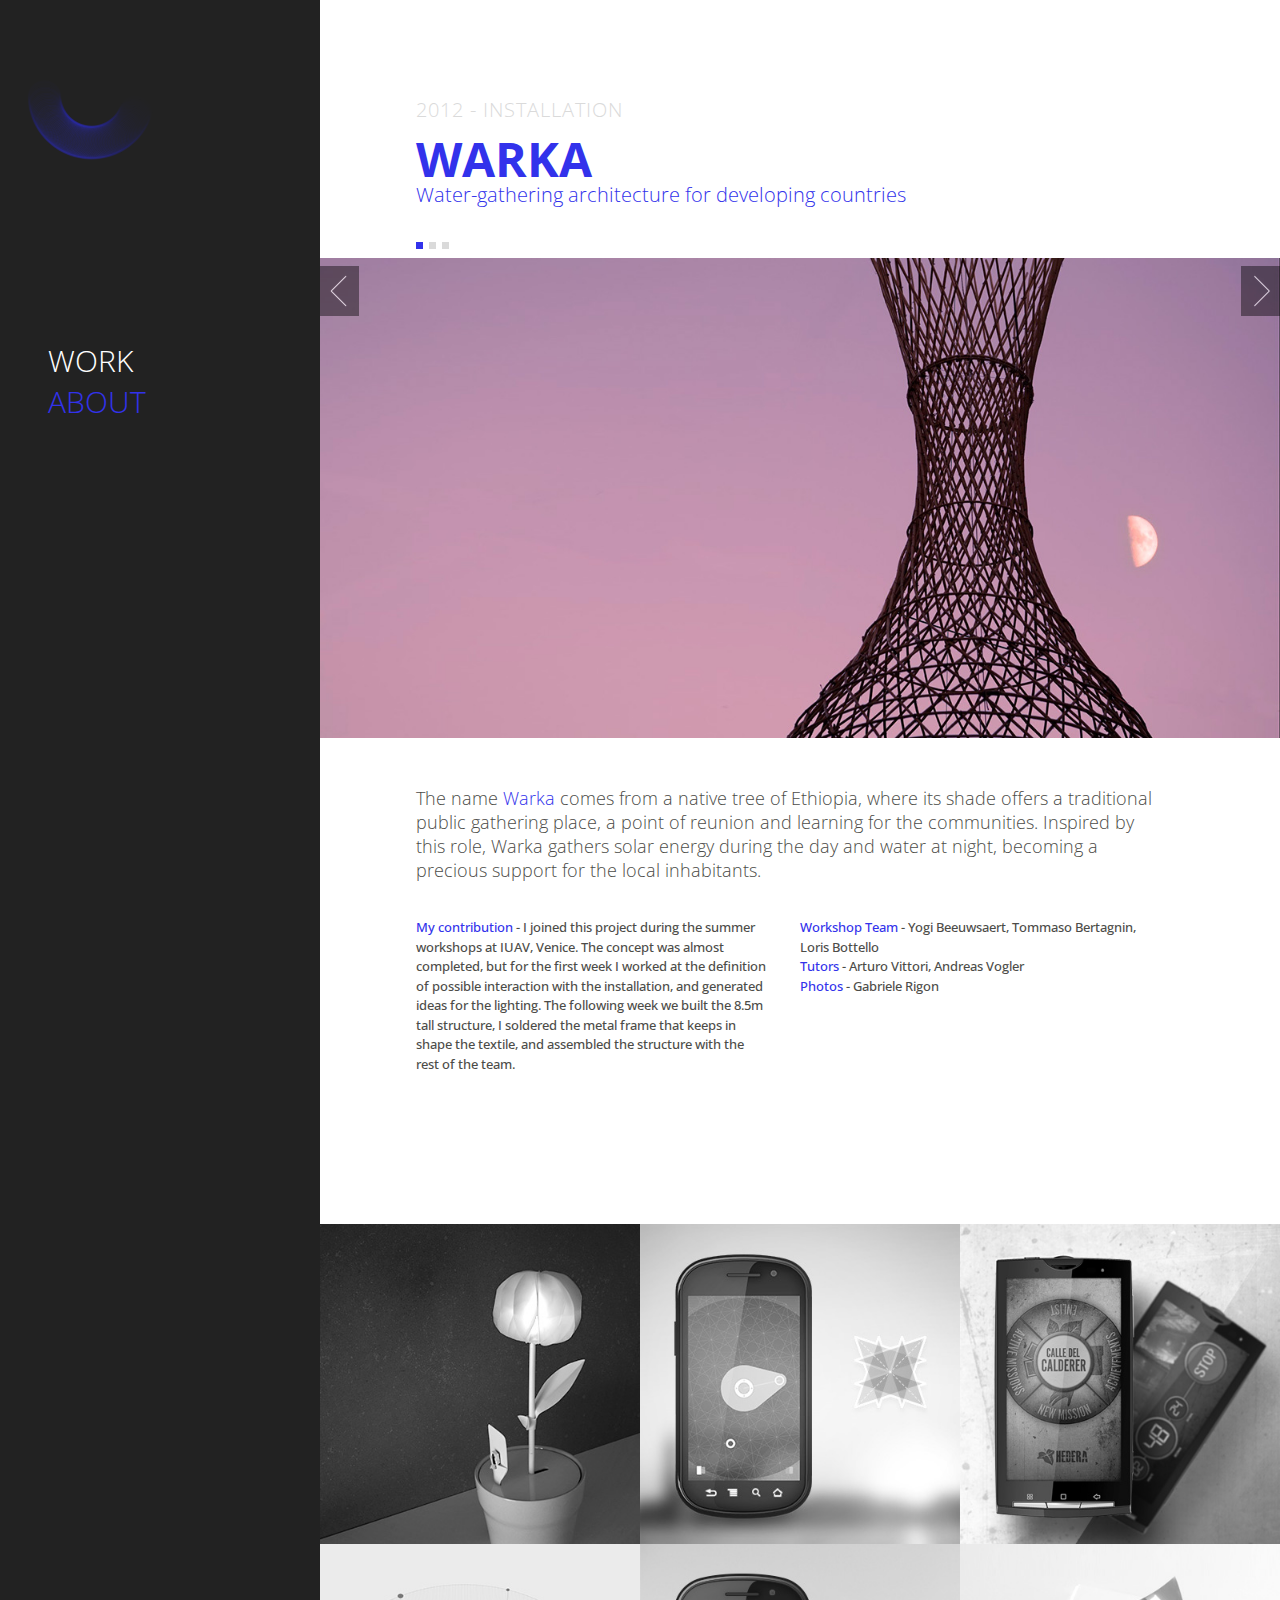
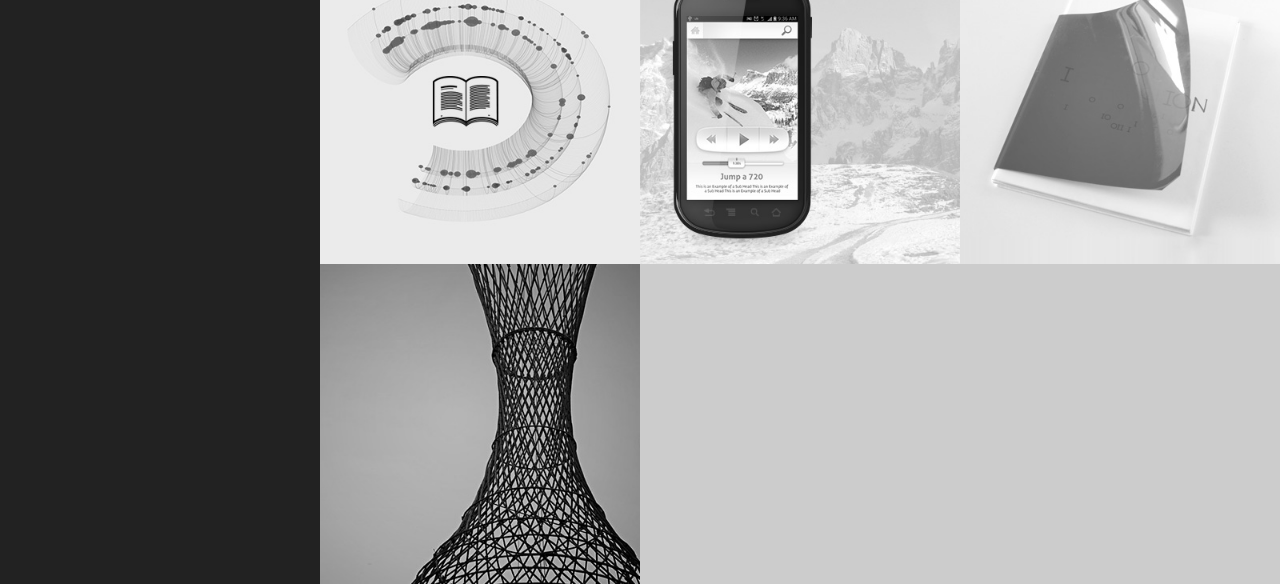
<file: warka.html>
<!DOCTYPE html>
<html>
<!-- Hi there :) Please don't look below this line, it's a mess!
My website was hacked (I was too lazy to update the CMS modules)
and I just copied the raw html of it.. I like precision but it's
1:00 AM and this seems fair for now.. ;) -->
<head>
    <meta charset="utf-8">
    <title>Tommaso Bertagnin</title>
    <link rel="shortcut icon" href="favicon.ico">
    <link href="http://fonts.googleapis.com/css?family=Open+Sans:400,300,700" rel="stylesheet" type="text/css">
    <link href="css/reset.css" rel="stylesheet">
    <link href="css/style.css" rel="stylesheet">
    <link href="css/print.css" rel="stylesheet" media="print">
</head>
<body>
    <div id="page">

    <section id="navigation">
        <a href="http://tommasobertagnin.it" ><div id="animated-logo"></div></a>
        <nav role="navigation" id="navigation-links">
            <ul>
                <li id="work" class="active"><a href="index.html" >WORK</a></li>
                <li id="about" ><a href="about.html" >ABOUT</a></li>
            </ul>
        </nav>
        <h3 id="author">Tommaso Bertagnin</h3>
    </section>

    <section id="main" style="display: block;">

        <!-- content -->
        <article id="content">

            <header id="project-header">
            	<h3>
            		2012 - INSTALLATION</h3>
            	<h1>
            		WARKA</h1>
            	<h2>
            		Water-gathering architecture for developing countries</h2>
            </header>
            <section id="project-gallery-container">
            	<div id="gallery-indicator-container">
            		&nbsp;</div>
            	<div id="project-gallery">
            		<img alt="Warka - water gathering installation" class="gallery-item" src="assets/project-images/warka-01.jpg" /><img alt="Warka - Venice Biennale" class="gallery-item" src="assets/project-images/warka-02.jpg" /><img alt="Warka - building the full scale prototype" class="gallery-item" src="assets/project-images/warka-03.jpg" /></div>
            	<nav id="project-gallery-ctrl">
            		&nbsp;</nav>
            </section>
            <section id="project-description">
            	<p class="big-paragraph">The name <em>Warka</em>&nbsp;comes from a native tree of Ethiopia, where its shade offers a traditional public gathering place, a point of reunion and learning for the communities. Inspired by this role, Warka gathers solar energy during the day and water at night, becoming a precious support for the local inhabitants.</p>
            	<p class="small-paragraph"><em>My contribution</em> - I joined this project during the summer workshops at IUAV, Venice. The concept was almost completed, but for the first week I worked at the definition of possible interaction with the installation, and generated ideas for the lighting. The following week we built the 8.5m tall structure, I soldered the metal frame that keeps in shape the textile, and assembled the structure with the rest of the team.</p>
            	<p class="small-paragraph"><em>Workshop Team</em> - Yogi Beeuwsaert, Tommaso Bertagnin, Loris Bottello<br />
            		<em>Tutors</em> - Arturo Vittori, Andreas Vogler<br />
            		<em>Photos</em> - Gabriele Rigon</p>
            	<div class="clear">
            		&nbsp;</div>
            </section>

        </article>

        <!-- project links -->
        <div class="view-content">
            <div class="views-row views-row-1 project-link">
            <a href="dandylight.html"><img src="assets/teaser-images/dandylight-teaser.jpg" alt="Dandylight - tangible interface colour" style="display: block;"></a>  <a href="dandylight.html" style="position: absolute; top: 0px; left: 0px;"><img src="assets/teaser-images/dandylight-teaser-bw.jpg" alt="Dandylight - tangible interface" style="display: block;"></a>  </div>
            <div class="views-row views-row-2 project-link">
            <a href="epiphany.html"><img src="assets/teaser-images/epiphany-teaser.jpg" alt="Epiphany - application design colour" style="display: block;"></a>  <a href="epiphany.html" style="position: absolute; top: 0px; left: 0px;"><img src="assets/teaser-images/epiphany-teaser-bw_0.jpg" alt="Epiphany - application design" style="display: block;"></a>  </div>
            <div class="views-row views-row-3 project-link">
            <a href="hedera.html"><img src="assets/teaser-images/hedera-teaser_0.jpg" alt="Hedera - app design colour" style="display: block;"></a>  <a href="hedera.html" style="position: absolute; top: 0px; left: 0px;"><img src="assets/teaser-images/hedera-teaser-bw_0.jpg" alt="Hedera - app design" style="display: block;"></a>  </div>
            <div class="views-row views-row-4 project-link">
            <a href="shape-stories.html"><img src="assets/teaser-images/ShapeOfStories-teaser.jpg" alt="" style="display: block;"></a>  <a href="shape-stories.html" style="position: absolute; top: 0px; left: 0px; display: block;"><img src="assets/teaser-images/ShapeOfStories-teaser-bw.jpg" alt="" style="display: block;"></a>  </div>
            <div class="views-row views-row-5 project-link">
            <a href="sportify.html"><img src="assets/teaser-images/sportify-teaser.jpg" alt="" style="display: block;"></a>  <a href="sportify.html" style="position: absolute; top: 0px; left: 0px;"><img src="assets/teaser-images/sportify-teaser-bw.jpg" alt="" style="display: block;"></a>  </div>
            <div class="views-row views-row-6 project-link">
            <a href="about-interaction.html"><img src="assets/teaser-images/about-interaction-teaser.jpg" alt="" style="display: block;"></a>  <a href="about-interaction.html" style="position: absolute; top: 0px; left: 0px;"><img src="assets/teaser-images/about-interaction-teaser-bw.jpg" alt="" style="display: block;"></a>  </div>
            <div class="views-row views-row-7 project-link">
            <a href="warka.html"><img src="assets/teaser-images/warka-teaser.jpg" alt="Warka - Venice" style="display: block;"></a>  <a href="warka.html" style="position: absolute; top: 0px; left: 0px;"><img src="assets/teaser-images/warka-teaser-bw.jpg" alt="Warka - Venice bw" style="display: block;"></a>  </div>
        </div>

    </section>
    </div><!-- end of page div -->
    <script src="https://ajax.googleapis.com/ajax/libs/jquery/2.1.4/jquery.min.js"></script>
    <script src="js/bonsai.js"></script>
    <script src="js/animatedlogo.js"></script>
    <script src="js/gallery.js"></script>
    <script src="js/transitions.js"></script>
</body>
</html>
</file>
<file: css/style.css>
/* COMMON CSS */

em {
	color: #3232EB;
}
img {
	display: block;
}
/*::-webkit-scrollbar {
	width: 0;
	height: 0;
}*/


/* TEXT */

body {
	font: 16px 'Open Sans', 'Helvetica Neue', Helvetica, Arial, sans-serif;
	color: #4C4C48;
	background-color: #CCC;
}
h1, h2, h3, h4, h5, h6 {
	color: #3232EB;
}
h1 {
	font-size: 3em; /* 16 / 40 */
	font-weight: 700;
	line-height: 0.9em;
	/*letter-spacing: -0.05em; */ /* / 40 */
}
h2 {
	font-size: 1.25em; /* 24 / 16 */
	font-weight: 300;
	line-height: 1.5em; /* 30 / 24 */
}
h3 {
	font-size: 1.25em; /* 24 / 16 */
	font-weight: 300;
	color: #DADADA;
	letter-spacing: 0.05em;
	margin-bottom: 0.7em;
}
h4 {
	font-weight: 700;
}
b, strong {
	font-weight: 700;
}


/* PAGE */

#page {
	width: 100%;
	max-width: 1600px;
	background-color: #FFF;
}


/* MAIN MENU */

#navigation {
	position: fixed;
	top: 0;
	left: 0;
	width: 25%;
	max-width: 400px;
	height: 4000px;
	overflow: hidden;
	background-color: #222; /*#1E1E1E*/
	/*background: url('../assets/css-images/nav-bg.png') no-repeat #222;*/
}
#navigation-links {
	margin-left: 12%;
	margin-top: 50%;
	z-index: 10;
}
#navigation-links ul li a {
	font-weight: 300;
	font-size: 1.875em;
	text-decoration: none;
}
#animated-logo {
	margin-top: 30px;
	margin-left: 5%;
	width: 150px;
	height: 150px;
	overflow: hidden;
}
#author {
	color: #FFF;
	margin-left: 12%;
	margin-top: 70%;
	font-size: 1.2em;
	line-height: 1em;
	font-weight: 300;
}
#about a:hover, #work a:hover, #contacts a:hover, a:hover {
	color: #5753FF;
}
#about a,
#work a {
	color: #3232EB;
}
#about.active a,
#work.active a {
	color: white;
}
#contacts a {
	color: #464646;
}
/*#about {
	background: url('../assets/css-images/about-s.png') no-repeat 85% 30%;
}
#work {
	background: url('../assets/css-images/work-s.png') no-repeat 85% 30%;
}
#contacts {
	background: url('../assets/css-images/contacts-s.png') no-repeat 85% 30%;
}*/


/* WORK PREVIEW PAGE */

#main {
	display: none;
	margin-left: 25%;
	width: 75%;
}
.project-link {
	position: relative;
	float: left;
	width: 33.3333333333%;
}
.view-footer {
	position: relative;
	float: left;
	width: 33.3333333333%;
	background-color: #3232EB;
}
.project-link img {
	display: block;
	width: 100%;
}
.project-link .project-title {
	position: absolute;
	top: 50%;
	left: 0px;
	width: 100%;
	text-align: center;
	z-index: -30;
	background-color: #FFF;
}
h2.project-title {
	font-size: 2em;
	font-weight: 300;
	text-align: center;
}


/* ABOUT PAGE*/

#my-presentation {
	width: 100%;
	height: 4000px;
	position: relative;
	overflow: hidden;
}
.slide-text {
	position: absolute;
	top: 0;
	left: 0;
	width: 80%;
	padding: 10%;
	background-color: #FFF;
	font-size: 2em;
	font-weight: 300;
}
.slide-text em {
	font-weight: 700;
}
.slide-image {
	position: absolute;
	top: 0;
	left: 0;
	width: 100%;
}


/* PROJECT PAGE */

#project-header {
	width: 85%;
	padding: 10% 5% 3em 10%;
}
#project-header p {
	font-size: 1em; /* 20 / 16 */
	font-weight: 300;
	line-height: 1.5em; /* 30 / 20 */
	color: #999890;
	background-color: #F9F9F9;
}
#project-description {
	width: 80%;
	padding: 3em 10% 10% 10%;
}
.big-paragraph {
	float: left;
	width: 96%;
	font-size: 1.125em; /* 18 / 16 */
	font-weight: 300;
	line-height: 1.33333333333em; /* 24 / 18 */
	margin-bottom: 2em; /* 32 / 18 */
	padding-right: 4%;
}
.small-paragraph {
	float: left;
	width: 46%;
	font-size: 0.8125em; /* 13 / 16 */
	font-weight: 500;
	line-height: 1.5em; /* 16 / 13 */
	margin-bottom: 2.461538461538em; /* 32 / 13 */
	padding-right: 4%;
}
.big-image {
	float: left;
	width: 100%; /* 96% */
	margin-bottom: 2em;
}
.small-image {
	float: left;
	width: 46%;
	padding-right: 4%;
	margin-bottom: 2em;
}
.image-caption {
	float: left;
	width: 99%;
	font-size: 0.75em;
	color: #B8B8AE;
	margin-top: -2.6em;
	padding-bottom: 1.3em;
	padding-left: 1%;
}
.video-wrapper {
	position: relative;
	width: 46%;
	padding-bottom: 25.875%; /* 16:9 */
	float: left;
	margin-bottom: 2em;
	margin-right: 4%;
}
.video-wrapper iframe {
	position: absolute;
	top: -1px;
	left: 0;
	width: 100%;
	height: 100%;
}
.clear {
	clear: both;
}

/* PROJECT GALLERY */

#project-gallery-container {
	position: relative;
	margin-top: -16px;
	width: 100%;
	height: 300px;
}
#project-gallery {
	position: absolute;
	top: 0;
	left: 0;
	width: 100%;
	overflow: hidden;
	height: 300px;
}
.gallery-item {
	display: block;
	position: absolute;
	top: 16px;
	left: 0;
	max-width: 100%;
}
#gallery-indicator-container {
	position: absolute;
	width: 12%;
	height: 16px;
	top: 0;
	left: 10%;
}
.gallery-indicator {
	float: left;
	width: 7px;
	height: 7px;
	margin-right: 6px;
	background-color: #DADADA;
}
.gallery-indicator-current {
	float: left;
	width: 7px;
	height: 7px;
	margin-right: 6px;
	background-color: #3232EB;
}
#project-gallery-ctrl {
	position: absolute;
	top: 16px;
	left: 0;
	cursor: pointer;
}
#prev {
	position: absolute;
	top: 8px;
	width: 39px;
	height: 50px;
	background: url('../assets/css-images/left-arrow.png') no-repeat;
	left: 0;
	opacity: 0.6;
}
#next {
	position: absolute;
	top: 8px;
	width: 39px;
	height: 50px;
	background-image: url('../assets/css-images/right-arrow.png');
	right: 0;
	opacity: 0.6;
}


/* MEDIA QUERIES */

@media screen and (max-width: 1004px) {
	body {
		font-size: 13px;
	}
	#navigation {
		position: relative;
		width: 100%;
		max-width: none;
		height: 250px;
		overflow: hidden;
		background-color: #202020;
	}
	#animated-logo {
		margin: 0;
		position: absolute;
		top: 30px;
		left: 30px;
	}
	#navigation-links {
		margin-left: 33.333333333%;
		margin-top: 90px;
	}
	#navigation-links ul li a {
		font-size: 2em;
		line-height: 1.5em;
	}
	#author {
		margin-left: 33.333333333%;
		margin-top: -165px;
	}
	#main {
		display: none;
		margin-left: 0;
		width: 100%;
	}
	/*#about {
		background: url('../assets/css-images/about.png') no-repeat 53% 30%;
	}
	#work {
		background: url('../assets/css-images/work.png') no-repeat 53% 30%;
	}
	#contacts {
		background: url('../assets/css-images/contacts.png') no-repeat 53% 30%;
	}*/
}


@media screen and (max-width: 640px) {
	body {
		font-size: 12px;
	}
	#navigation {
		height: 200px;
	}
	#navigation-links {
		margin-left: 50%;
		margin-top: 70px;
	}
	#navigation-links ul li a {
		line-height: 1.7em;
	}
	#author {
		margin-left: 50%;
		margin-top: -158px;
	}
	/*#about {
		background: url('../assets/css-images/about-s.png') no-repeat 85% 30%;
	}
	#work {
		background: url('../assets/css-images/work-s.png') no-repeat 85% 30%;
	}
	#contacts {
		background: url('../assets/css-images/contacts-s.png') no-repeat 85% 30%;
	}*/
	.project-link {
		width: 50%;
	}
	.big-paragraph {
		padding-right: 0;
	}
	.small-image {
		width: 100%;
		padding-right: 0;
	}
	.small-paragraph {
		width: 100%;
		padding-right: 0;
		font-size: 1em;
		margin-bottom: 2.461538em;
	}
	.video-wrapper {
		width: 100%;
		padding-bottom: 56.25%; /* 16:9 */
		margin-right: 0;
	}
	#next {
		background-image: url('../assets/css-images/right-arrow-s.png') no-repeat;
	}
	#prev {
		background-image: url('../assets/css-images/left-arrow-s.png') no-repeat;
	}
}


@media screen and (min-width: 1200px) {
	/*#about {
		background: url('../assets/css-images/about.png') no-repeat 79% 50%;
	}
	#work {
		background: url('../assets/css-images/work.png') no-repeat 79% 50%;
	}
	#contacts {
		background: url('../assets/css-images/contacts.png') no-repeat 79% 50%;
	}*/
	#author, #navigation-links {
		margin-left: 15%;
	}
	#animated-logo {
		margin-left: 8%;
	}
}
</file>
<file: css/print.css>
/* Print 
---------------------------------------------------- */

@media print {
* { 
background : transparent !important; 
color : black !important; 
text-shadow : none !important; 
filter : none !important;
-ms-filter : none !important; } 

a, a:visited { 
color : #444 !important; 
text-decoration : underline; }

a[href]:after { 
content : " (" attr(href) ")"; }

abbr[title]:after { 
content : " (" attr(title) ")"; }

a[href^="javascript:"]:after, 
a[href^="#"]:after { 
content : ""; }
  
pre, blockquote { 
border : 1px solid #999; 
page-break-inside : avoid; }

thead { 
display : table-header-group; }

tr, img { 
page-break-inside : avoid; }

@page { 
margin : 0cm; }

p, h2, h3 { 
orphans : 3; 
widows : 3; }

h2, h3 { 
page-break-after : avoid; }
}

#navigation {
	display: none;
	width: 0%;
}
#main {
	margin-left: 0%;
	display: visible;
	width: 100%;
}
</file>
